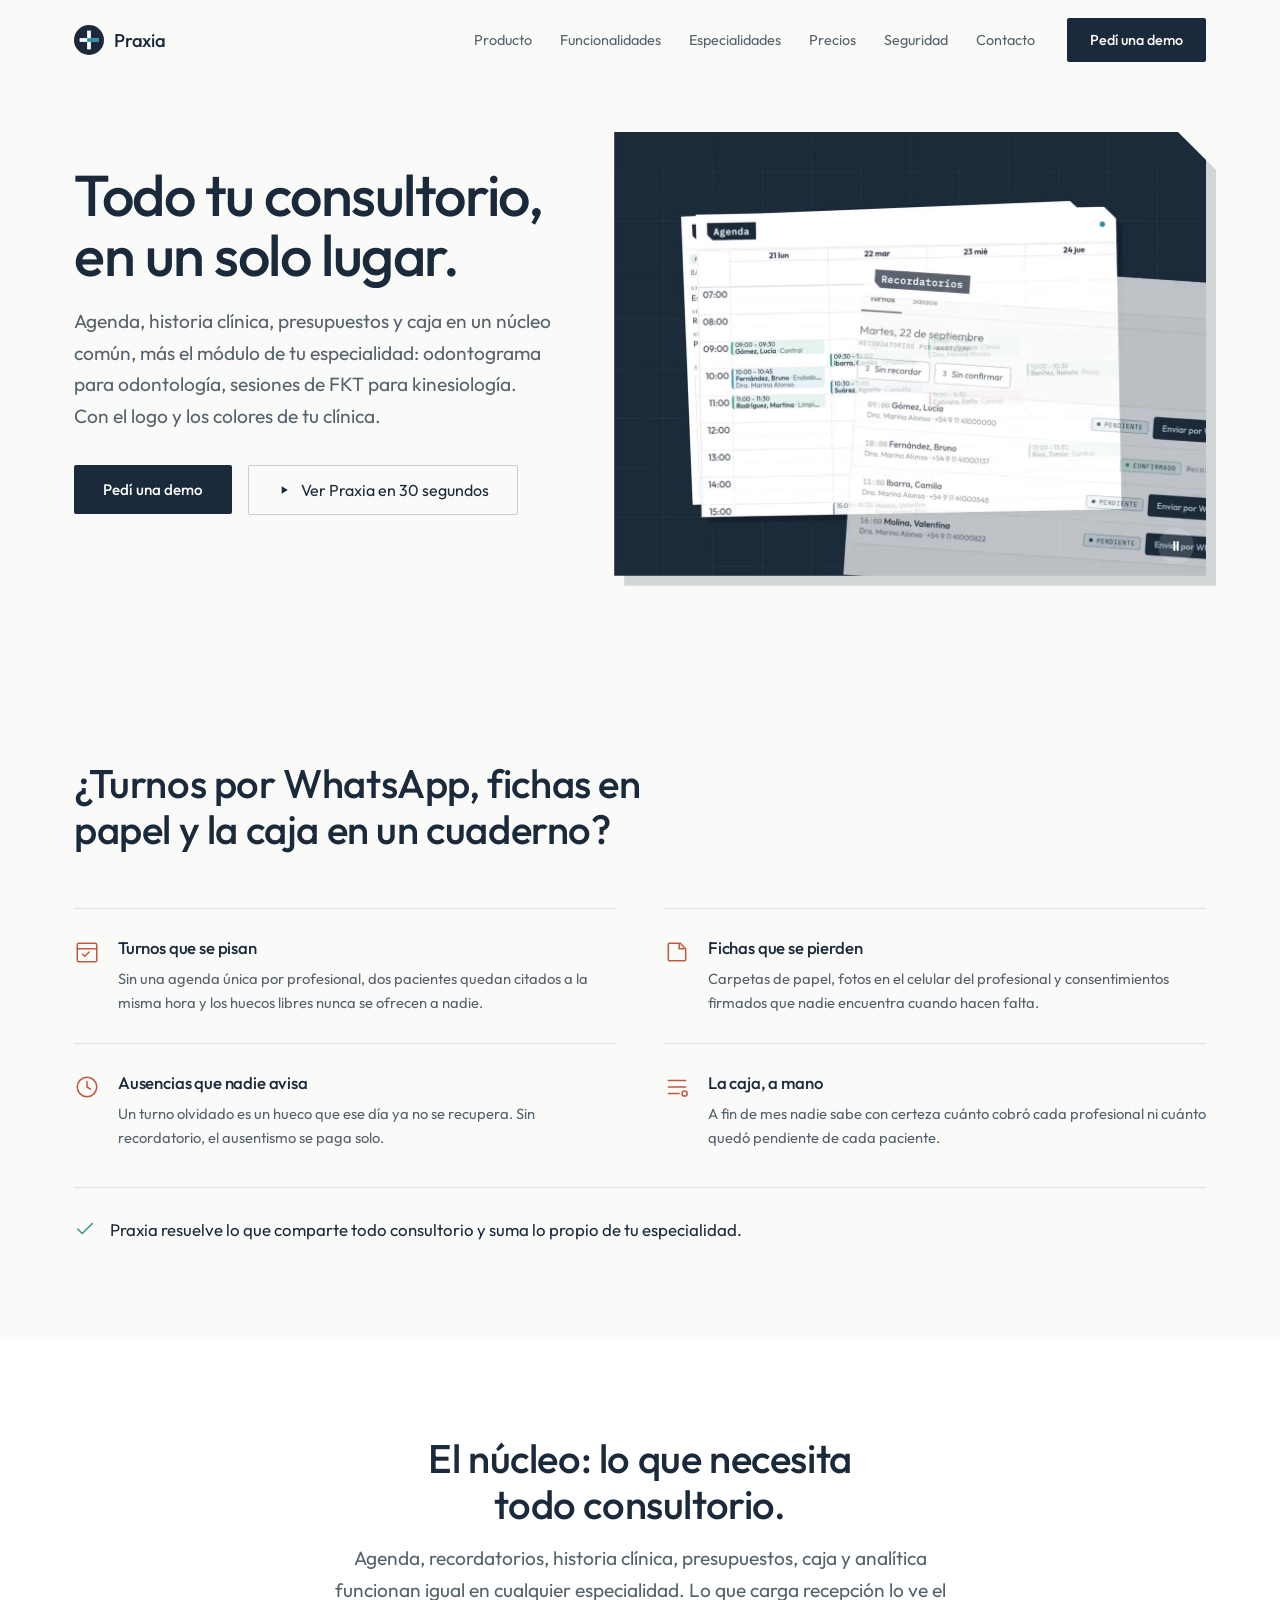
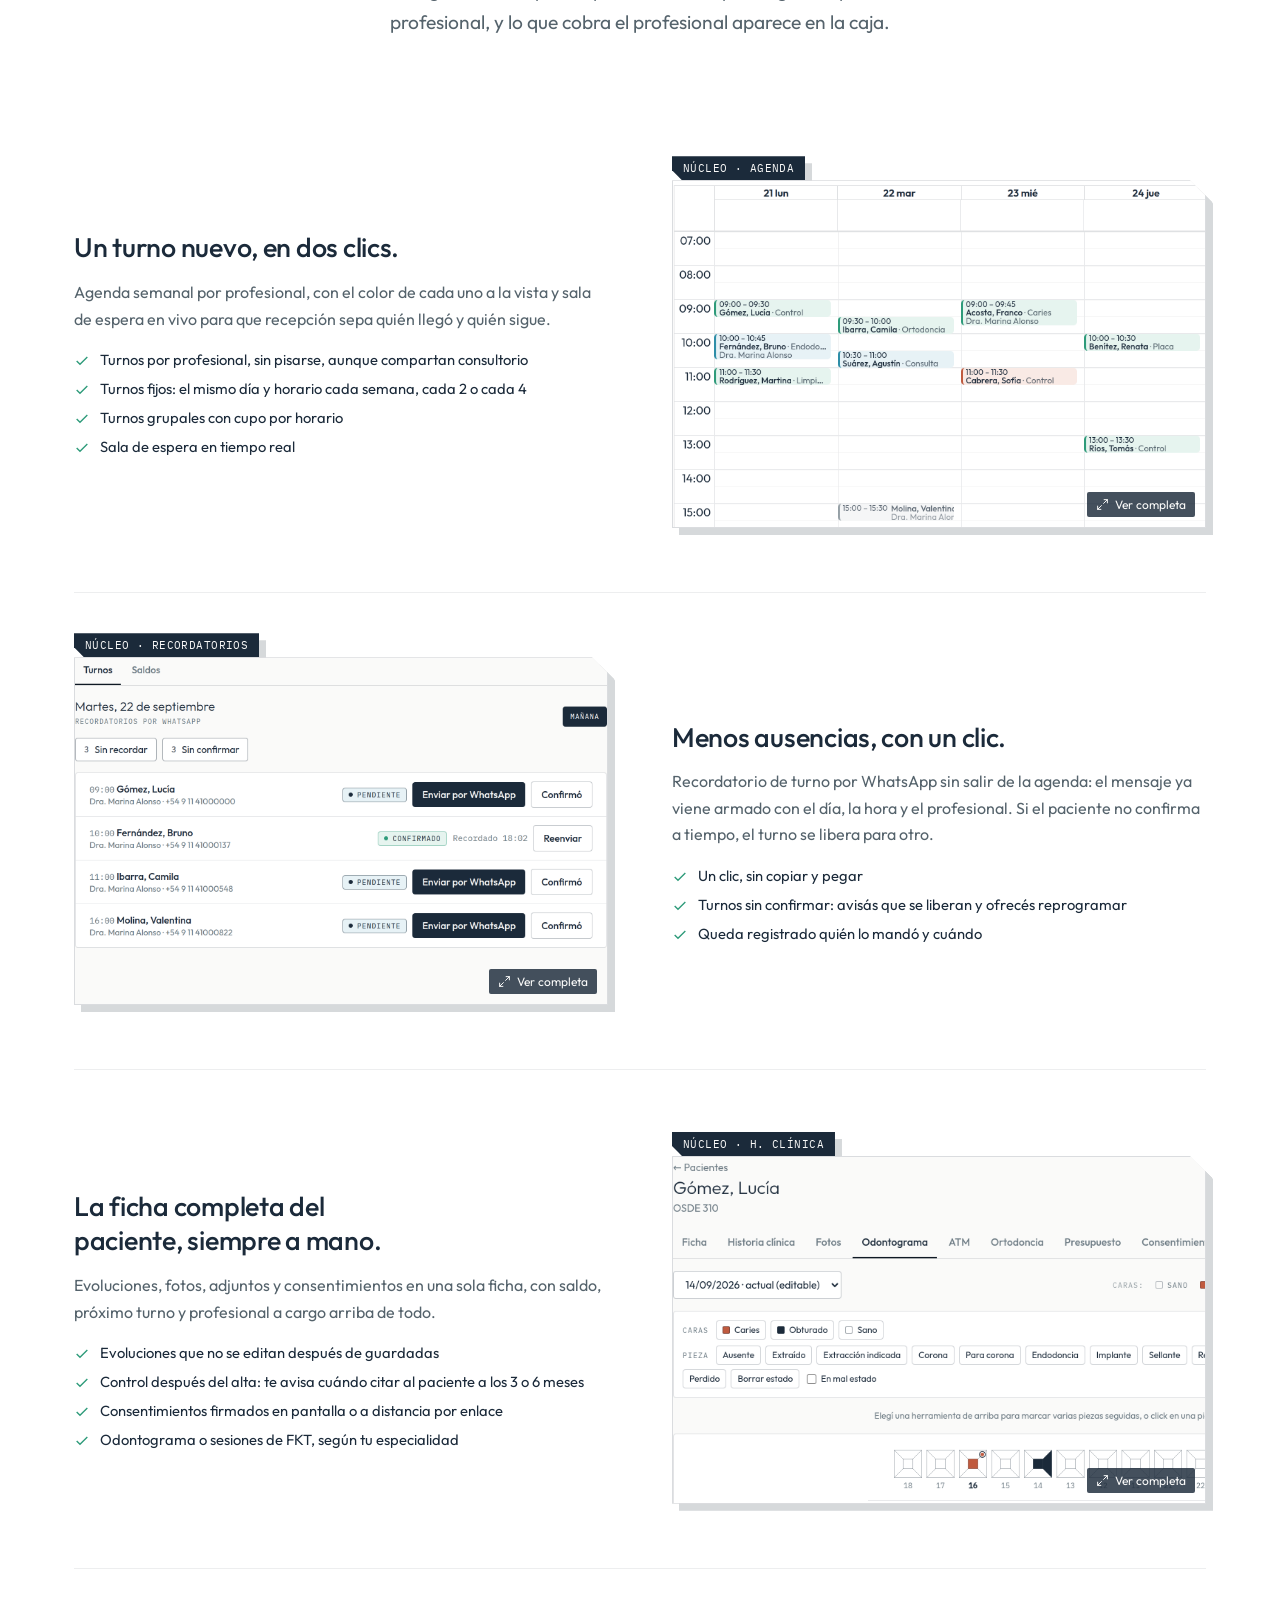
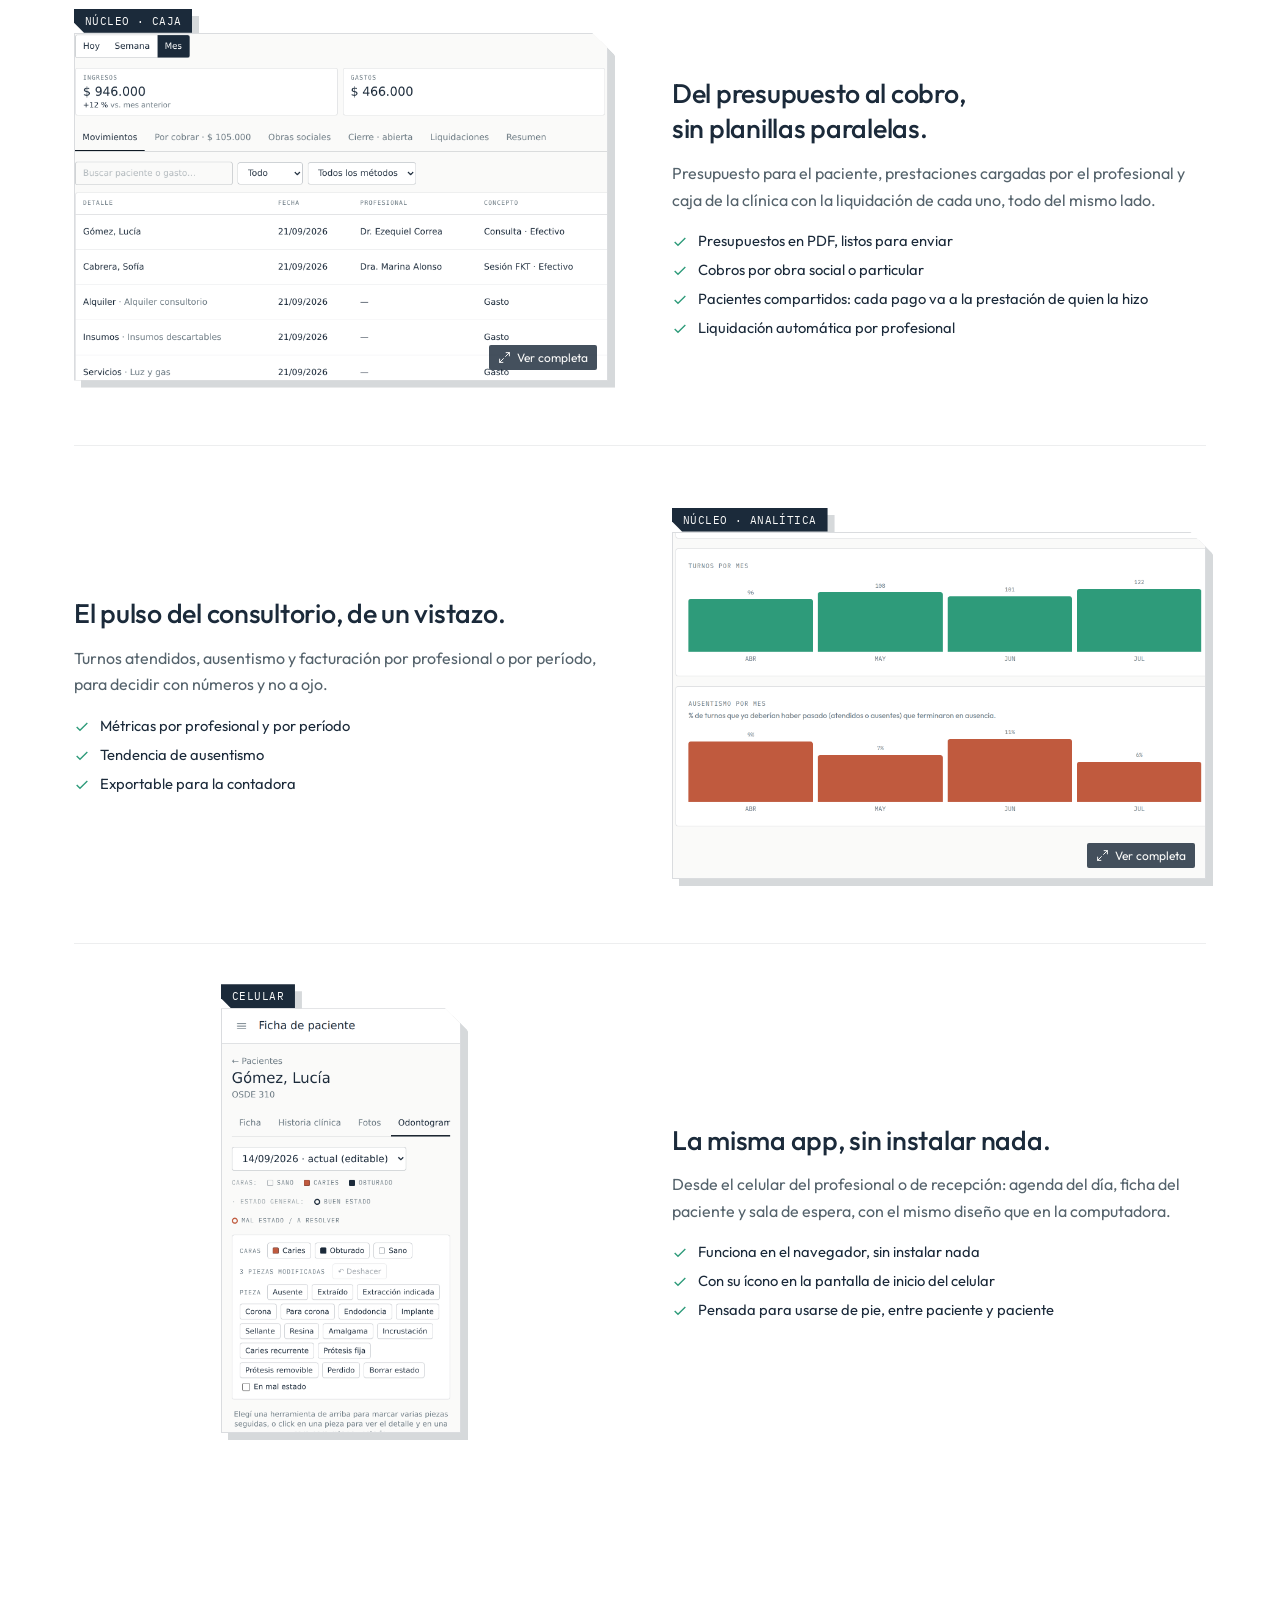
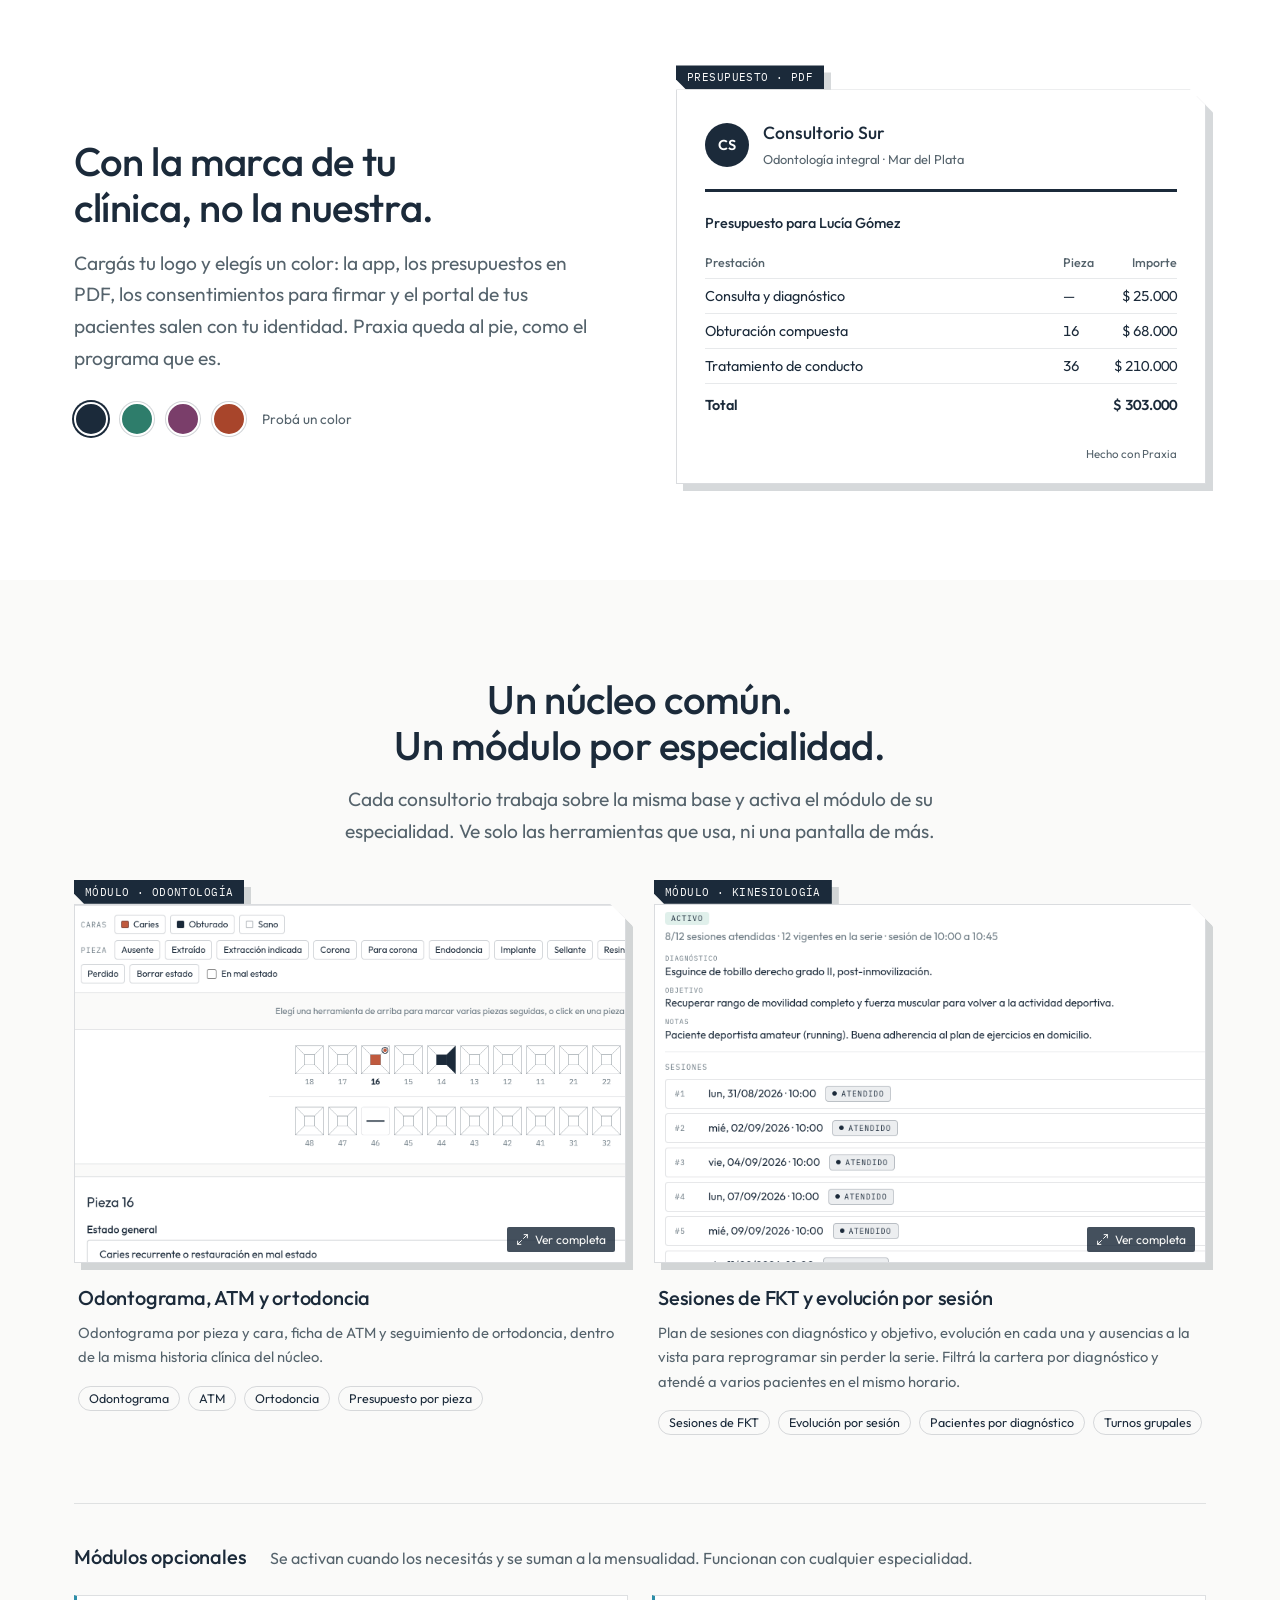
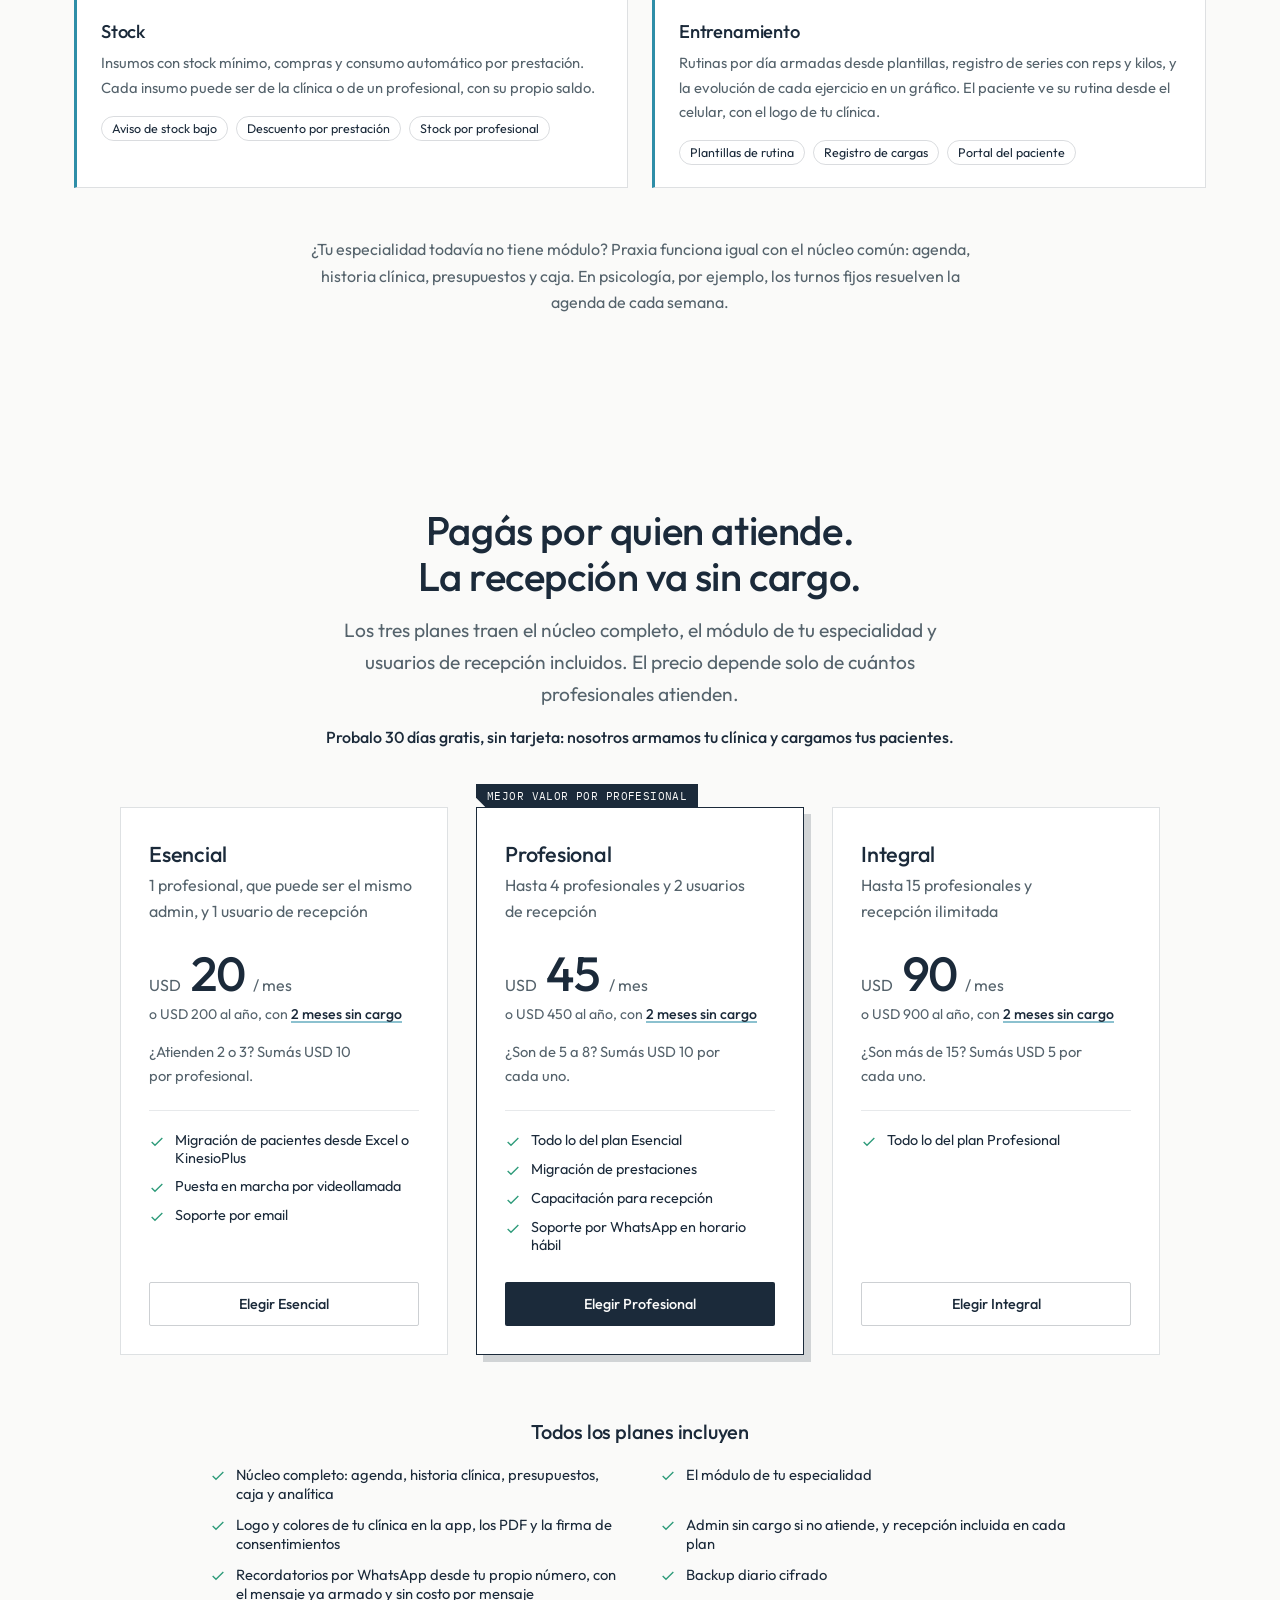
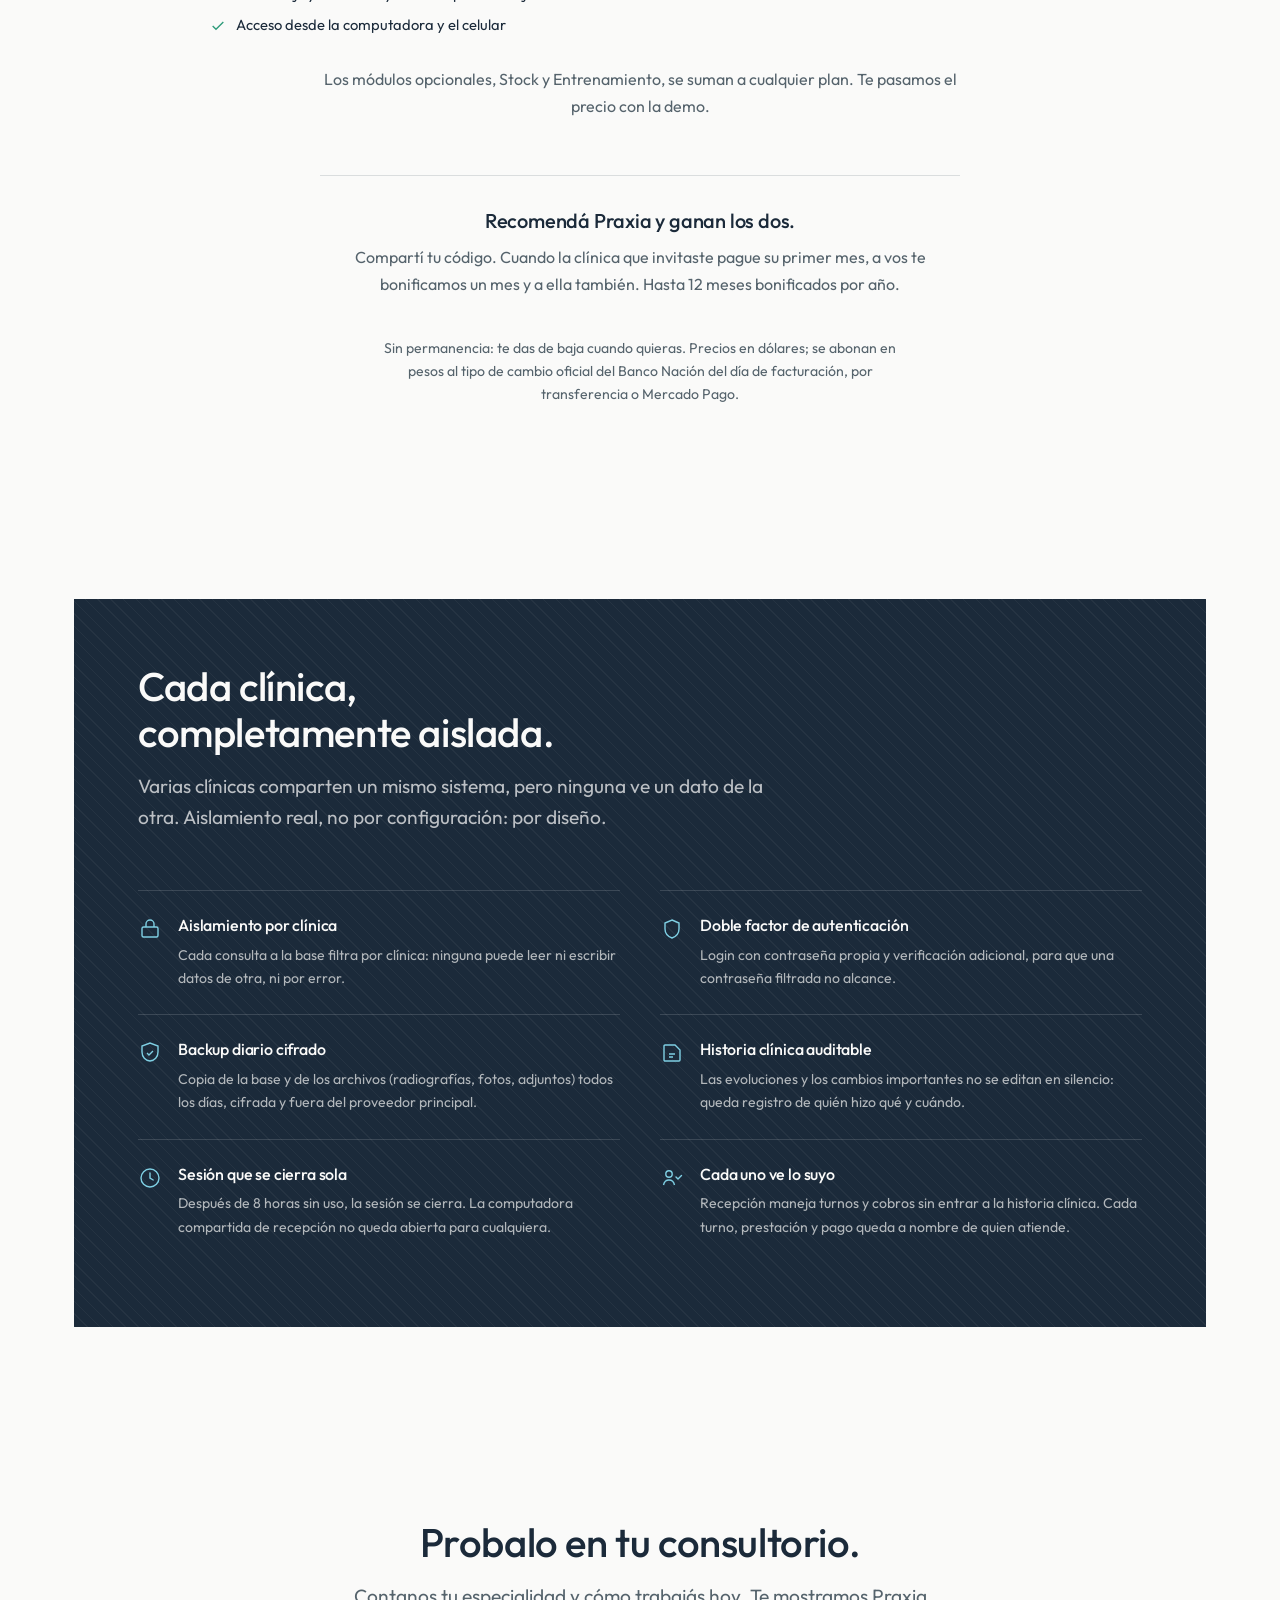
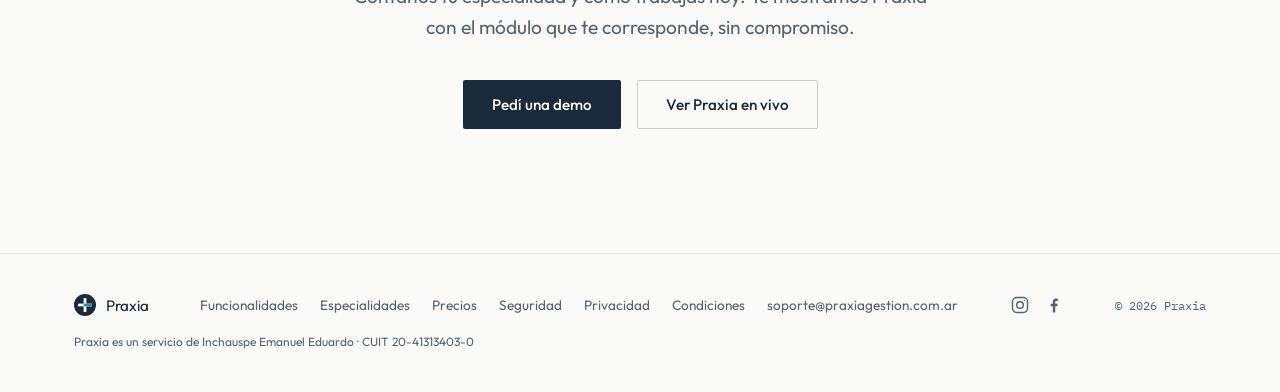
<file: index.html>
<!doctype html>
<html lang="es-AR">
<head>
  <!-- Mejora progresiva: el contenido ".reveal" es visible por defecto (ver
       style.css). Solo si este script corre agregamos la clase "js", que
       recién ahí habilita la animación de aparición vía IntersectionObserver
       (main.js). Así, sin JS (o si tarda/falla) el sitio se ve completo
       igual — nunca depende de JS para mostrar contenido, solo para animarlo. -->
  <script>
    document.documentElement.classList.add('js');
  </script>
  <meta charset="UTF-8" />
  <meta name="viewport" content="width=device-width, initial-scale=1" />
  <title>Praxia — Gestión para consultorios de odontología y kinesiología</title>
  <meta
    name="description"
    content="Praxia es el sistema de gestión para consultorios en Argentina: un núcleo común de agenda, historia clínica, presupuestos y caja, y un módulo propio para cada especialidad, odontología y kinesiología."
  />
  <meta name="theme-color" content="#1b2a3a" />

  <meta property="og:type" content="website" />
  <meta property="og:title" content="Praxia — Un núcleo común, un módulo por especialidad" />
  <meta
    property="og:description"
    content="Agenda, historia clínica, presupuestos y caja en un núcleo común, más el módulo de tu especialidad: odontograma para odontología, sesiones de FKT para kinesiología."
  />
  <meta property="og:image" content="assets/img/praxia-icon.svg" />
  <meta name="twitter:card" content="summary" />

  <link rel="icon" type="image/svg+xml" href="assets/img/favicon.svg" />
  <link rel="preconnect" href="https://fonts.googleapis.com" />
  <link rel="preconnect" href="https://fonts.gstatic.com" crossorigin />
  <link
    href="https://fonts.googleapis.com/css2?family=Outfit:wght@300;400;500;600;700&family=IBM+Plex+Mono:wght@400;500&display=swap"
    rel="stylesheet"
  />
  <link rel="stylesheet" href="assets/css/style.css?v=20261026c" />
  <script src="assets/js/pixel.js?v=20261026b"></script>
  <script src="assets/js/origen.js?v=20261026b"></script>
</head>
<body>
  <!-- ==================== HEADER ==================== -->
  <header class="site-header" id="site-header">
    <div class="container">
      <a href="#top" class="brand">
        <img src="assets/img/praxia-icon.svg" alt="" width="30" height="30" />
        Praxia
      </a>

      <button class="nav-toggle" id="nav-toggle" aria-label="Abrir menú" aria-expanded="false" aria-controls="main-nav">
        <svg viewBox="0 0 24 24" fill="none" stroke="currentColor" stroke-width="1.8">
          <path d="M4 7h16M4 12h16M4 17h16" stroke-linecap="round" />
        </svg>
      </button>

      <nav class="main-nav" id="main-nav">
        <div class="nav-links">
          <a href="#producto">Producto</a>
          <a href="#funcionalidades">Funcionalidades</a>
          <a href="#especialidades">Especialidades</a>
          <a href="#precios">Precios</a>
          <a href="#seguridad">Seguridad</a>
          <a href="#contacto">Contacto</a>
        </div>
        <a class="btn btn-primary" href="demo.html">Pedí una demo</a>
      </nav>
    </div>
  </header>

  <main id="top">
    <!-- ==================== HERO ==================== -->
    <section class="hero" id="producto">
      <div class="container hero-grid">
        <div class="hero-copy">
          <h1>Todo tu consultorio,<br />en un solo lugar.</h1>
          <p class="lede">
            Agenda, historia clínica, presupuestos y caja en un núcleo común, más el módulo de tu
            especialidad: odontograma para odontología, sesiones de FKT para kinesiología. Con el logo
            y los colores de tu clínica.
          </p>
          <div class="hero-ctas">
            <a class="btn btn-primary btn-lg" href="demo.html">
              Pedí una demo
            </a>
            <button type="button" class="btn btn-secondary btn-lg btn-play" id="video-open" aria-haspopup="dialog">
              <svg viewBox="0 0 24 24" aria-hidden="true"><path d="M8 5.5v13l10.5-6.5z" fill="currentColor"/></svg>
              Ver Praxia en 30 segundos
            </button>
          </div>
        </div>
        <div class="hero-reel">
          <video
            class="hero-video"
            autoplay
            muted
            loop
            playsinline
            preload="auto"
            width="1200"
            height="900"
            poster="assets/video/hero-poster.jpg"
            aria-label="Fichas de la app de Praxia que se apilan: agenda, recordatorios por WhatsApp, historia clínica, odontograma y sesiones de kinesiología."
          >
            <source src="assets/video/hero-mobile.mp4" type="video/mp4" media="(max-width: 760px)" />
            <source src="assets/video/hero.mp4" type="video/mp4" />
          </video>
          <button type="button" class="hero-pause" id="hero-pause" aria-label="Pausar animación">
            <svg class="i-pause" viewBox="0 0 24 24" aria-hidden="true"><path d="M8 5h3v14H8zM13 5h3v14h-3z" fill="currentColor"/></svg>
            <svg class="i-play" viewBox="0 0 24 24" aria-hidden="true"><path d="M8 5.5v13l10.5-6.5z" fill="currentColor"/></svg>
          </button>
        </div>
      </div>
    </section>

    <!-- ==================== DOLOR / GANCHO ==================== -->
    <section>
      <div class="container">
        <div class="section-head reveal">
          <h2>¿Turnos por WhatsApp, fichas en papel y la caja en un cuaderno?</h2>
        </div>

        <div class="pain-list reveal reveal-stagger">
          <div class="pain-item" style="--i:0">
            <svg class="icon" viewBox="0 0 24 24" fill="none" stroke="currentColor" stroke-width="1.4"><rect x="3" y="4" width="18" height="17" rx="1.5"/><path d="M3 9h18" stroke-linecap="round"/><path d="M8 14l2 2 4-4" stroke-linecap="round" stroke-linejoin="round"/></svg>
            <div>
              <h3>Turnos que se pisan</h3>
              <p>Sin una agenda única por profesional, dos pacientes quedan citados a la misma hora y los huecos libres nunca se ofrecen a nadie.</p>
            </div>
          </div>
          <div class="pain-item" style="--i:1">
            <svg class="icon" viewBox="0 0 24 24" fill="none" stroke="currentColor" stroke-width="1.4"><path d="M4 19V5a1 1 0 011-1h10l5 5v10a1 1 0 01-1 1H5a1 1 0 01-1-1z"/><path d="M14 4v5h5" /></svg>
            <div>
              <h3>Fichas que se pierden</h3>
              <p>Carpetas de papel, fotos en el celular del profesional y consentimientos firmados que nadie encuentra cuando hacen falta.</p>
            </div>
          </div>
          <div class="pain-item" style="--i:2">
            <svg class="icon" viewBox="0 0 24 24" fill="none" stroke="currentColor" stroke-width="1.4"><circle cx="12" cy="12" r="9"/><path d="M12 7v5l3.2 2" stroke-linecap="round"/></svg>
            <div>
              <h3>Ausencias que nadie avisa</h3>
              <p>Un turno olvidado es un hueco que ese día ya no se recupera. Sin recordatorio, el ausentismo se paga solo.</p>
            </div>
          </div>
          <div class="pain-item" style="--i:3">
            <svg class="icon" viewBox="0 0 24 24" fill="none" stroke="currentColor" stroke-width="1.4"><path d="M4 6h16M4 12h16M4 18h10" stroke-linecap="round"/><circle cx="19" cy="18" r="2.4"/></svg>
            <div>
              <h3>La caja, a mano</h3>
              <p>A fin de mes nadie sabe con certeza cuánto cobró cada profesional ni cuánto quedó pendiente de cada paciente.</p>
            </div>
          </div>
        </div>

        <p class="pain-resolve reveal">
          <svg viewBox="0 0 24 24" fill="none" stroke="currentColor" stroke-width="1.6"><path d="M20 6L9 17l-5-5" stroke-linecap="round" stroke-linejoin="round"/></svg>
          Praxia resuelve lo que comparte todo consultorio y suma lo propio de tu especialidad.
        </p>
      </div>
    </section>

    <!-- ==================== FUNCIONALIDADES ==================== -->
    <section id="funcionalidades" style="background:var(--color-white)">
      <div class="container">
        <div class="section-head center reveal">
          <h2>El núcleo: lo que necesita todo consultorio.</h2>
          <p class="lede">Agenda, recordatorios, historia clínica, presupuestos, caja y analítica funcionan igual en cualquier especialidad. Lo que carga recepción lo ve el profesional, y lo que cobra el profesional aparece en la caja.</p>
        </div>

        <div class="feature-rows">
          <!-- Agenda -->
          <div class="feature-row reveal">
            <div class="feature-copy">
              <h3>Un turno nuevo, en dos clics.</h3>
              <p>Agenda semanal por profesional, con el color de cada uno a la vista y sala de espera en vivo para que recepción sepa quién llegó y quién sigue.</p>
              <ul class="feature-list">
                <li><svg viewBox="0 0 24 24" fill="none" stroke="currentColor" stroke-width="2"><path d="M20 6L9 17l-5-5"/></svg> Turnos por profesional, sin pisarse, aunque compartan consultorio</li>
                <li><svg viewBox="0 0 24 24" fill="none" stroke="currentColor" stroke-width="2"><path d="M20 6L9 17l-5-5"/></svg> Turnos fijos: el mismo día y horario cada semana, cada 2 o cada 4</li>
                <li><svg viewBox="0 0 24 24" fill="none" stroke="currentColor" stroke-width="2"><path d="M20 6L9 17l-5-5"/></svg> Turnos grupales con cupo por horario</li>
                <li><svg viewBox="0 0 24 24" fill="none" stroke="currentColor" stroke-width="2"><path d="M20 6L9 17l-5-5"/></svg> Sala de espera en tiempo real</li>
              </ul>
            </div>
            <div class="ficha">
              <span class="ficha-tag">NÚCLEO · AGENDA</span>
              <div class="ficha-shape">
                <button type="button" class="shot-wrap shot-zoom" data-full="assets/img/screenshots/agenda.png" aria-label="Ver pantalla completa: Vista de la agenda semanal de Praxia">
                  <img class="shot" src="assets/img/screenshots/recortes/agenda.png" alt="Vista de la agenda semanal de Praxia" loading="lazy" />
                  <div class="shot-placeholder" aria-hidden="true"><svg viewBox="0 0 24 24" fill="none" stroke="currentColor" stroke-width="1.4"><rect x="3" y="4" width="18" height="17" rx="1.5"/><path d="M3 9h18M8 3v3M16 3v3"/></svg></div>
                  <span class="zoom-hint" aria-hidden="true"><svg viewBox="0 0 24 24" fill="none" stroke="currentColor" stroke-width="1.8"><path d="M15 3h6v6M9 21H3v-6M21 3l-7 7M3 21l7-7" stroke-linecap="round" stroke-linejoin="round"/></svg> Ver completa</span>
                </button>
              </div>
            </div>
          </div>

          <!-- Recordatorios -->
          <div class="feature-row reverse reveal">
            <div class="feature-copy">
              <h3>Menos ausencias, con un clic.</h3>
              <p>Recordatorio de turno por WhatsApp sin salir de la agenda: el mensaje ya viene armado con el día, la hora y el profesional. Si el paciente no confirma a tiempo, el turno se libera para otro.</p>
              <ul class="feature-list">
                <li><svg viewBox="0 0 24 24" fill="none" stroke="currentColor" stroke-width="2"><path d="M20 6L9 17l-5-5"/></svg> Un clic, sin copiar y pegar</li>
                <li><svg viewBox="0 0 24 24" fill="none" stroke="currentColor" stroke-width="2"><path d="M20 6L9 17l-5-5"/></svg> Turnos sin confirmar: avisás que se liberan y ofrecés reprogramar</li>
                <li><svg viewBox="0 0 24 24" fill="none" stroke="currentColor" stroke-width="2"><path d="M20 6L9 17l-5-5"/></svg> Queda registrado quién lo mandó y cuándo</li>
              </ul>
            </div>
            <div class="ficha">
              <span class="ficha-tag">NÚCLEO · RECORDATORIOS</span>
              <div class="ficha-shape">
                <button type="button" class="shot-wrap shot-zoom" data-full="assets/img/screenshots/recordatorios.png" aria-label="Ver pantalla completa: Recordatorio de turno por WhatsApp en Praxia">
                  <img class="shot" src="assets/img/screenshots/recortes/recordatorios.png" alt="Recordatorio de turno por WhatsApp en Praxia" loading="lazy" />
                  <div class="shot-placeholder" aria-hidden="true"><svg viewBox="0 0 24 24" fill="none" stroke="currentColor" stroke-width="1.4"><path d="M21 11.5a8.5 8.5 0 01-12.4 7.55L4 20l1.05-4.42A8.5 8.5 0 1121 11.5z"/></svg></div>
                  <span class="zoom-hint" aria-hidden="true"><svg viewBox="0 0 24 24" fill="none" stroke="currentColor" stroke-width="1.8"><path d="M15 3h6v6M9 21H3v-6M21 3l-7 7M3 21l7-7" stroke-linecap="round" stroke-linejoin="round"/></svg> Ver completa</span>
                </button>
              </div>
            </div>
          </div>

          <!-- Historia clínica -->
          <div class="feature-row reveal">
            <div class="feature-copy">
              <h3>La ficha completa del paciente, siempre a mano.</h3>
              <p>Evoluciones, fotos, adjuntos y consentimientos en una sola ficha, con saldo, próximo turno y profesional a cargo arriba de todo.</p>
              <ul class="feature-list">
                <li><svg viewBox="0 0 24 24" fill="none" stroke="currentColor" stroke-width="2"><path d="M20 6L9 17l-5-5"/></svg> Evoluciones que no se editan después de guardadas</li>
                <li><svg viewBox="0 0 24 24" fill="none" stroke="currentColor" stroke-width="2"><path d="M20 6L9 17l-5-5"/></svg> Control después del alta: te avisa cuándo citar al paciente a los 3 o 6 meses</li>
                <li><svg viewBox="0 0 24 24" fill="none" stroke="currentColor" stroke-width="2"><path d="M20 6L9 17l-5-5"/></svg> Consentimientos firmados en pantalla o a distancia por enlace</li>
                <li><svg viewBox="0 0 24 24" fill="none" stroke="currentColor" stroke-width="2"><path d="M20 6L9 17l-5-5"/></svg> Odontograma o sesiones de FKT, según tu especialidad</li>
              </ul>
            </div>
            <div class="ficha">
              <span class="ficha-tag">NÚCLEO · H. CLÍNICA</span>
              <div class="ficha-shape">
                <button type="button" class="shot-wrap shot-zoom" data-full="assets/img/screenshots/ficha-odontograma.png" aria-label="Ver pantalla completa: Ficha de paciente con odontograma en Praxia">
                  <img class="shot" src="assets/img/screenshots/recortes/historia-clinica.png" alt="Ficha de paciente con odontograma en Praxia" loading="lazy" />
                  <div class="shot-placeholder" aria-hidden="true"><svg viewBox="0 0 24 24" fill="none" stroke="currentColor" stroke-width="1.4"><path d="M4 19V5a1 1 0 011-1h10l5 5v10a1 1 0 01-1 1H5a1 1 0 01-1-1z"/><path d="M14 4v5h5"/></svg></div>
                  <span class="zoom-hint" aria-hidden="true"><svg viewBox="0 0 24 24" fill="none" stroke="currentColor" stroke-width="1.8"><path d="M15 3h6v6M9 21H3v-6M21 3l-7 7M3 21l7-7" stroke-linecap="round" stroke-linejoin="round"/></svg> Ver completa</span>
                </button>
              </div>
            </div>
          </div>

          <!-- Presupuestos y caja -->
          <div class="feature-row reverse reveal">
            <div class="feature-copy">
              <h3>Del presupuesto al cobro, sin planillas paralelas.</h3>
              <p>Presupuesto para el paciente, prestaciones cargadas por el profesional y caja de la clínica con la liquidación de cada uno, todo del mismo lado.</p>
              <ul class="feature-list">
                <li><svg viewBox="0 0 24 24" fill="none" stroke="currentColor" stroke-width="2"><path d="M20 6L9 17l-5-5"/></svg> Presupuestos en PDF, listos para enviar</li>
                <li><svg viewBox="0 0 24 24" fill="none" stroke="currentColor" stroke-width="2"><path d="M20 6L9 17l-5-5"/></svg> Cobros por obra social o particular</li>
                <li><svg viewBox="0 0 24 24" fill="none" stroke="currentColor" stroke-width="2"><path d="M20 6L9 17l-5-5"/></svg> Pacientes compartidos: cada pago va a la prestación de quien la hizo</li>
                <li><svg viewBox="0 0 24 24" fill="none" stroke="currentColor" stroke-width="2"><path d="M20 6L9 17l-5-5"/></svg> Liquidación automática por profesional</li>
              </ul>
            </div>
            <div class="ficha">
              <span class="ficha-tag">NÚCLEO · CAJA</span>
              <div class="ficha-shape">
                <button type="button" class="shot-wrap shot-zoom" data-full="assets/img/screenshots/caja.png" aria-label="Ver pantalla completa: Caja de la clínica en Praxia">
                  <img class="shot" src="assets/img/screenshots/recortes/caja.png" alt="Caja de la clínica en Praxia" loading="lazy" />
                  <div class="shot-placeholder" aria-hidden="true"><svg viewBox="0 0 24 24" fill="none" stroke="currentColor" stroke-width="1.4"><rect x="2.5" y="6" width="19" height="13" rx="1.5"/><circle cx="12" cy="12.5" r="3"/></svg></div>
                  <span class="zoom-hint" aria-hidden="true"><svg viewBox="0 0 24 24" fill="none" stroke="currentColor" stroke-width="1.8"><path d="M15 3h6v6M9 21H3v-6M21 3l-7 7M3 21l7-7" stroke-linecap="round" stroke-linejoin="round"/></svg> Ver completa</span>
                </button>
              </div>
            </div>
          </div>

          <!-- Analítica -->
          <div class="feature-row reveal">
            <div class="feature-copy">
              <h3>El pulso del consultorio, de un vistazo.</h3>
              <p>Turnos atendidos, ausentismo y facturación por profesional o por período, para decidir con números y no a ojo.</p>
              <ul class="feature-list">
                <li><svg viewBox="0 0 24 24" fill="none" stroke="currentColor" stroke-width="2"><path d="M20 6L9 17l-5-5"/></svg> Métricas por profesional y por período</li>
                <li><svg viewBox="0 0 24 24" fill="none" stroke="currentColor" stroke-width="2"><path d="M20 6L9 17l-5-5"/></svg> Tendencia de ausentismo</li>
                <li><svg viewBox="0 0 24 24" fill="none" stroke="currentColor" stroke-width="2"><path d="M20 6L9 17l-5-5"/></svg> Exportable para la contadora</li>
              </ul>
            </div>
            <div class="ficha">
              <span class="ficha-tag">NÚCLEO · ANALÍTICA</span>
              <div class="ficha-shape">
                <button type="button" class="shot-wrap shot-zoom" data-full="assets/img/screenshots/analitica.png" aria-label="Ver pantalla completa: Panel de analítica de Praxia">
                  <img class="shot" src="assets/img/screenshots/recortes/analitica.png" alt="Panel de analítica de Praxia" loading="lazy" />
                  <div class="shot-placeholder" aria-hidden="true"><svg viewBox="0 0 24 24" fill="none" stroke="currentColor" stroke-width="1.4"><path d="M4 19V5M4 19h16"/><path d="M8 15l3-4 3 2 4-6" stroke-linecap="round" stroke-linejoin="round"/></svg></div>
                  <span class="zoom-hint" aria-hidden="true"><svg viewBox="0 0 24 24" fill="none" stroke="currentColor" stroke-width="1.8"><path d="M15 3h6v6M9 21H3v-6M21 3l-7 7M3 21l7-7" stroke-linecap="round" stroke-linejoin="round"/></svg> Ver completa</span>
                </button>
              </div>
            </div>
          </div>

          <!-- Mobile -->
          <div class="feature-row reverse reveal">
            <div class="feature-copy">
              <h3>La misma app, sin instalar nada.</h3>
              <p>Desde el celular del profesional o de recepción: agenda del día, ficha del paciente y sala de espera, con el mismo diseño que en la computadora.</p>
              <ul class="feature-list">
                <li><svg viewBox="0 0 24 24" fill="none" stroke="currentColor" stroke-width="2"><path d="M20 6L9 17l-5-5"/></svg> Funciona en el navegador, sin instalar nada</li>
                <li><svg viewBox="0 0 24 24" fill="none" stroke="currentColor" stroke-width="2"><path d="M20 6L9 17l-5-5"/></svg> Con su ícono en la pantalla de inicio del celular</li>
                <li><svg viewBox="0 0 24 24" fill="none" stroke="currentColor" stroke-width="2"><path d="M20 6L9 17l-5-5"/></svg> Pensada para usarse de pie, entre paciente y paciente</li>
              </ul>
            </div>
            <div class="ficha ficha-phone">
              <span class="ficha-tag">CELULAR</span>
              <div class="ficha-shape">
                <div class="shot-wrap">
                  <img class="shot" src="assets/img/screenshots/mobile-ficha.png" alt="Ficha de paciente de Praxia en el celular" loading="lazy" />
                  <div class="shot-placeholder" aria-hidden="true"><svg viewBox="0 0 24 24" fill="none" stroke="currentColor" stroke-width="1.4"><rect x="5" y="2" width="14" height="20" rx="2"/></svg></div>
                </div>
              </div>
            </div>
          </div>
        </div>
      </div>
    </section>

    <!-- ==================== MARCA DE LA CLÍNICA ==================== -->
    <section id="tu-marca" class="brand-band">
      <div class="container brand-grid">
        <div class="brand-copy reveal">
          <h2>Con la marca de tu clínica, no la nuestra.</h2>
          <p class="lede">Cargás tu logo y elegís un color: la app, los presupuestos en PDF, los consentimientos para firmar y el portal de tus pacientes salen con tu identidad. Praxia queda al pie, como el programa que es.</p>
          <div class="swatches" role="radiogroup" aria-label="Probá un color de clínica">
            <button type="button" class="swatch" role="radio" aria-checked="true" style="--sw:#1b2a3a" data-color="#1b2a3a" aria-label="Tinta"></button>
            <button type="button" class="swatch" role="radio" aria-checked="false" style="--sw:#2e7d6b" data-color="#2e7d6b" aria-label="Verde"></button>
            <button type="button" class="swatch" role="radio" aria-checked="false" style="--sw:#7a3e6a" data-color="#7a3e6a" aria-label="Ciruela"></button>
            <button type="button" class="swatch" role="radio" aria-checked="false" style="--sw:#a8452b" data-color="#a8452b" aria-label="Ladrillo"></button>
            <span class="swatch-hint">Probá un color</span>
          </div>
        </div>
        <div class="ficha brand-doc reveal" id="brand-doc" style="--clinic:#1b2a3a">
          <span class="ficha-tag">PRESUPUESTO · PDF</span>
          <div class="ficha-shape">
            <div class="doc">
              <div class="doc-head">
                <span class="doc-logo" aria-hidden="true">CS</span>
                <div>
                  <p class="doc-clinic">Consultorio Sur</p>
                  <p class="doc-meta">Odontología integral · Mar del Plata</p>
                </div>
              </div>
              <p class="doc-title">Presupuesto para Lucía Gómez</p>
              <table class="doc-table">
                <thead><tr><th scope="col">Prestación</th><th scope="col">Pieza</th><th scope="col">Importe</th></tr></thead>
                <tbody>
                  <tr><td>Consulta y diagnóstico</td><td>—</td><td>$ 25.000</td></tr>
                  <tr><td>Obturación compuesta</td><td>16</td><td>$ 68.000</td></tr>
                  <tr><td>Tratamiento de conducto</td><td>36</td><td>$ 210.000</td></tr>
                </tbody>
                <tfoot><tr><th scope="row" colspan="2">Total</th><td>$ 303.000</td></tr></tfoot>
              </table>
              <p class="doc-foot">Hecho con Praxia</p>
            </div>
          </div>
        </div>
      </div>
    </section>

    <!-- ==================== ESPECIALIDADES ==================== -->
    <section id="especialidades">
      <div class="container">
        <div class="section-head center reveal">
          <h2>Un núcleo común.<br />Un módulo por especialidad.</h2>
          <p class="lede">Cada consultorio trabaja sobre la misma base y activa el módulo de su especialidad. Ve solo las herramientas que usa, ni una pantalla de más.</p>
        </div>

        <div class="specialty-grid reveal reveal-stagger">
          <div class="specialty-card" style="--i:0">
            <div class="ficha">
              <span class="ficha-tag">MÓDULO · ODONTOLOGÍA</span>
              <div class="ficha-shape">
                <button type="button" class="shot-wrap shot-zoom" data-full="assets/img/screenshots/ficha-odontograma.png" aria-label="Ver pantalla completa: Odontograma de un paciente en Praxia">
                  <img class="shot" src="assets/img/screenshots/recortes/odontograma.png" alt="Odontograma de un paciente en Praxia" loading="lazy" />
                  <div class="shot-placeholder" aria-hidden="true"><svg viewBox="0 0 24 24" fill="none" stroke="currentColor" stroke-width="1.4"><path d="M4 19V5a1 1 0 011-1h10l5 5v10a1 1 0 01-1 1H5a1 1 0 01-1-1z"/></svg></div>
                  <span class="zoom-hint" aria-hidden="true"><svg viewBox="0 0 24 24" fill="none" stroke="currentColor" stroke-width="1.8"><path d="M15 3h6v6M9 21H3v-6M21 3l-7 7M3 21l7-7" stroke-linecap="round" stroke-linejoin="round"/></svg> Ver completa</span>
                </button>
              </div>
            </div>
            <div class="body">
              <h3>Odontograma, ATM y ortodoncia</h3>
              <p>Odontograma por pieza y cara, ficha de ATM y seguimiento de ortodoncia, dentro de la misma historia clínica del núcleo.</p>
              <div class="chip-row">
                <span class="chip">Odontograma</span>
                <span class="chip">ATM</span>
                <span class="chip">Ortodoncia</span>
                <span class="chip">Presupuesto por pieza</span>
              </div>
            </div>
          </div>

          <div class="specialty-card" style="--i:1">
            <div class="ficha">
              <span class="ficha-tag">MÓDULO · KINESIOLOGÍA</span>
              <div class="ficha-shape">
                <button type="button" class="shot-wrap shot-zoom" data-full="assets/img/screenshots/ficha-fkt.png" aria-label="Ver pantalla completa: Módulo de kinesiología (FKT) en Praxia">
                  <img class="shot" src="assets/img/screenshots/recortes/fkt.png" alt="Módulo de kinesiología (FKT) en Praxia" loading="lazy" />
                  <div class="shot-placeholder" aria-hidden="true"><svg viewBox="0 0 24 24" fill="none" stroke="currentColor" stroke-width="1.4"><circle cx="12" cy="12" r="9"/><path d="M8 12h8M12 8v8"/></svg></div>
                  <span class="zoom-hint" aria-hidden="true"><svg viewBox="0 0 24 24" fill="none" stroke="currentColor" stroke-width="1.8"><path d="M15 3h6v6M9 21H3v-6M21 3l-7 7M3 21l7-7" stroke-linecap="round" stroke-linejoin="round"/></svg> Ver completa</span>
                </button>
              </div>
            </div>
            <div class="body">
              <h3>Sesiones de FKT y evolución por sesión</h3>
              <p>Plan de sesiones con diagnóstico y objetivo, evolución en cada una y ausencias a la vista para reprogramar sin perder la serie. Filtrá la cartera por diagnóstico y atendé a varios pacientes en el mismo horario.</p>
              <div class="chip-row">
                <span class="chip">Sesiones de FKT</span>
                <span class="chip">Evolución por sesión</span>
                <span class="chip">Pacientes por diagnóstico</span>
                <span class="chip">Turnos grupales</span>
              </div>
            </div>
          </div>
        </div>

        <div class="addons reveal">
          <div class="addons-head">
            <h3>Módulos opcionales</h3>
            <p>Se activan cuando los necesitás y se suman a la mensualidad. Funcionan con cualquier especialidad.</p>
          </div>
          <div class="addon-grid">
            <article class="addon">
              <h4>Stock</h4>
              <p>Insumos con stock mínimo, compras y consumo automático por prestación. Cada insumo puede ser de la clínica o de un profesional, con su propio saldo.</p>
              <div class="chip-row">
                <span class="chip">Aviso de stock bajo</span>
                <span class="chip">Descuento por prestación</span>
                <span class="chip">Stock por profesional</span>
              </div>
            </article>
            <article class="addon">
              <h4>Entrenamiento</h4>
              <p>Rutinas por día armadas desde plantillas, registro de series con reps y kilos, y la evolución de cada ejercicio en un gráfico. El paciente ve su rutina desde el celular, con el logo de tu clínica.</p>
              <div class="chip-row">
                <span class="chip">Plantillas de rutina</span>
                <span class="chip">Registro de cargas</span>
                <span class="chip">Portal del paciente</span>
              </div>
            </article>
          </div>
        </div>

        <p class="specialty-note reveal">¿Tu especialidad todavía no tiene módulo? Praxia funciona igual con el núcleo común: agenda, historia clínica, presupuestos y caja. En psicología, por ejemplo, los turnos fijos resuelven la agenda de cada semana.</p>
      </div>
    </section>

    <!-- ==================== PRECIOS ==================== -->
    <section id="precios">
      <div class="container">
        <div class="section-head center reveal">
          <h2>Pagás por quien atiende.<br />La recepción va sin cargo.</h2>
          <p class="lede">Los tres planes traen el núcleo completo, el módulo de tu especialidad y usuarios de recepción incluidos. El precio depende solo de cuántos profesionales atienden.</p>
          <p class="pricing-trial">Probalo 30 días gratis, sin tarjeta: nosotros armamos tu clínica y cargamos tus pacientes.</p>
        </div>

        <div class="pricing reveal">
          <article class="plan">
            <h3>Esencial</h3>
            <p class="plan-for">1 profesional, que puede ser el mismo admin, y 1 usuario de recepción</p>
            <p class="plan-price"><span class="plan-currency">USD</span> 20 <span class="plan-per">/ mes</span></p>
            <p class="plan-annual">o USD 200 al año, con <strong>2 meses sin cargo</strong></p>
            <p class="plan-note">¿Atienden 2 o 3? Sumás USD 10 por profesional.</p>
            <ul class="feature-list plan-services">
              <li><svg viewBox="0 0 24 24" fill="none" stroke="currentColor" stroke-width="2"><path d="M20 6L9 17l-5-5"/></svg> Migración de pacientes desde Excel o KinesioPlus</li>
              <li><svg viewBox="0 0 24 24" fill="none" stroke="currentColor" stroke-width="2"><path d="M20 6L9 17l-5-5"/></svg> Puesta en marcha por videollamada</li>
              <li><svg viewBox="0 0 24 24" fill="none" stroke="currentColor" stroke-width="2"><path d="M20 6L9 17l-5-5"/></svg> Soporte por email</li>
            </ul>
            <a class="btn btn-secondary" href="demo.html?plan=esencial">Elegir Esencial</a>
          </article>

          <article class="plan plan-featured">
            <span class="ficha-tag">MEJOR VALOR POR PROFESIONAL</span>
            <h3>Profesional</h3>
            <p class="plan-for">Hasta 4 profesionales y 2 usuarios de recepción</p>
            <p class="plan-price"><span class="plan-currency">USD</span> 45 <span class="plan-per">/ mes</span></p>
            <p class="plan-annual">o USD 450 al año, con <strong>2 meses sin cargo</strong></p>
            <p class="plan-note">¿Son de 5 a 8? Sumás USD 10 por cada uno.</p>
            <ul class="feature-list plan-services">
              <li><svg viewBox="0 0 24 24" fill="none" stroke="currentColor" stroke-width="2"><path d="M20 6L9 17l-5-5"/></svg> Todo lo del plan Esencial</li>
              <li><svg viewBox="0 0 24 24" fill="none" stroke="currentColor" stroke-width="2"><path d="M20 6L9 17l-5-5"/></svg> Migración de prestaciones</li>
              <li><svg viewBox="0 0 24 24" fill="none" stroke="currentColor" stroke-width="2"><path d="M20 6L9 17l-5-5"/></svg> Capacitación para recepción</li>
              <li><svg viewBox="0 0 24 24" fill="none" stroke="currentColor" stroke-width="2"><path d="M20 6L9 17l-5-5"/></svg> Soporte por WhatsApp en horario hábil</li>
            </ul>
            <a class="btn btn-primary" href="demo.html?plan=profesional">Elegir Profesional</a>
          </article>

          <article class="plan">
            <h3>Integral</h3>
            <p class="plan-for">Hasta 15 profesionales y recepción ilimitada</p>
            <p class="plan-price"><span class="plan-currency">USD</span> 90 <span class="plan-per">/ mes</span></p>
            <p class="plan-annual">o USD 900 al año, con <strong>2 meses sin cargo</strong></p>
            <p class="plan-note">¿Son más de 15? Sumás USD 5 por cada uno.</p>
            <ul class="feature-list plan-services">
              <li><svg viewBox="0 0 24 24" fill="none" stroke="currentColor" stroke-width="2"><path d="M20 6L9 17l-5-5"/></svg> Todo lo del plan Profesional</li>
            </ul>
            <a class="btn btn-secondary" href="demo.html?plan=integral">Elegir Integral</a>
          </article>
        </div>

        <div class="plan-includes reveal">
          <h3>Todos los planes incluyen</h3>
          <ul class="feature-list">
            <li><svg viewBox="0 0 24 24" fill="none" stroke="currentColor" stroke-width="2"><path d="M20 6L9 17l-5-5"/></svg> Núcleo completo: agenda, historia clínica, presupuestos, caja y analítica</li>
            <li><svg viewBox="0 0 24 24" fill="none" stroke="currentColor" stroke-width="2"><path d="M20 6L9 17l-5-5"/></svg> El módulo de tu especialidad</li>
            <li><svg viewBox="0 0 24 24" fill="none" stroke="currentColor" stroke-width="2"><path d="M20 6L9 17l-5-5"/></svg> Logo y colores de tu clínica en la app, los PDF y la firma de consentimientos</li>
            <li><svg viewBox="0 0 24 24" fill="none" stroke="currentColor" stroke-width="2"><path d="M20 6L9 17l-5-5"/></svg> Admin sin cargo si no atiende, y recepción incluida en cada plan</li>
            <li><svg viewBox="0 0 24 24" fill="none" stroke="currentColor" stroke-width="2"><path d="M20 6L9 17l-5-5"/></svg> Recordatorios por WhatsApp desde tu propio número, con el mensaje ya armado y sin costo por mensaje</li>
            <li><svg viewBox="0 0 24 24" fill="none" stroke="currentColor" stroke-width="2"><path d="M20 6L9 17l-5-5"/></svg> Backup diario cifrado</li>
            <li><svg viewBox="0 0 24 24" fill="none" stroke="currentColor" stroke-width="2"><path d="M20 6L9 17l-5-5"/></svg> Acceso desde la computadora y el celular</li>
          </ul>
        </div>

        <p class="addons-price reveal">Los módulos opcionales, Stock y Entrenamiento, se suman a cualquier plan. Te pasamos el precio con la demo.</p>

        <div class="referral reveal">
          <h3>Recomendá Praxia y ganan los dos.</h3>
          <p>Compartí tu código. Cuando la clínica que invitaste pague su primer mes, a vos te bonificamos un mes y a ella también. Hasta 12 meses bonificados por año.</p>
        </div>

        <p class="pricing-fine">Sin permanencia: te das de baja cuando quieras. Precios en dólares; se abonan en pesos al tipo de cambio oficial del Banco Nación del día de facturación, por transferencia o Mercado Pago.</p>
      </div>
    </section>

    <!-- ==================== SEGURIDAD ==================== -->
    <section id="seguridad">
      <div class="container">
        <div class="security-wrap">
          <div class="section-head reveal">
            <h2>Cada clínica, completamente aislada.</h2>
            <p class="lede">Varias clínicas comparten un mismo sistema, pero ninguna ve un dato de la otra. Aislamiento real, no por configuración: por diseño.</p>
          </div>

          <div class="security-list reveal reveal-stagger">
            <div class="security-item" style="--i:0">
              <svg class="icon" viewBox="0 0 24 24" fill="none" stroke="currentColor" stroke-width="1.4"><rect x="4" y="10" width="16" height="10" rx="1.5"/><path d="M8 10V7a4 4 0 018 0v3"/></svg>
              <div>
                <h3>Aislamiento por clínica</h3>
                <p>Cada consulta a la base filtra por clínica: ninguna puede leer ni escribir datos de otra, ni por error.</p>
              </div>
            </div>
            <div class="security-item" style="--i:1">
              <svg class="icon" viewBox="0 0 24 24" fill="none" stroke="currentColor" stroke-width="1.4"><path d="M12 3l7 3v6c0 4.5-3 7.5-7 9-4-1.5-7-4.5-7-9V6l7-3z"/></svg>
              <div>
                <h3>Doble factor de autenticación</h3>
                <p>Login con contraseña propia y verificación adicional, para que una contraseña filtrada no alcance.</p>
              </div>
            </div>
            <div class="security-item" style="--i:2">
              <svg class="icon" viewBox="0 0 24 24" fill="none" stroke="currentColor" stroke-width="1.4"><path d="M4 5v6c0 5 3.5 8.5 8 9 4.5-.5 8-4 8-9V5l-8-3-8 3z"/><path d="M9 12l2 2 4-4"/></svg>
              <div>
                <h3>Backup diario cifrado</h3>
                <p>Copia de la base y de los archivos (radiografías, fotos, adjuntos) todos los días, cifrada y fuera del proveedor principal.</p>
              </div>
            </div>
            <div class="security-item" style="--i:3">
              <svg class="icon" viewBox="0 0 24 24" fill="none" stroke="currentColor" stroke-width="1.4"><path d="M4 19V5a1 1 0 011-1h10l5 5v10a1 1 0 01-1 1H5a1 1 0 01-1-1z"/><path d="M9 13h6M9 16h4"/></svg>
              <div>
                <h3>Historia clínica auditable</h3>
                <p>Las evoluciones y los cambios importantes no se editan en silencio: queda registro de quién hizo qué y cuándo.</p>
              </div>
            </div>
            <div class="security-item" style="--i:4">
              <svg class="icon" viewBox="0 0 24 24" fill="none" stroke="currentColor" stroke-width="1.4"><circle cx="12" cy="12" r="9"/><path d="M12 7v5l3.2 2" stroke-linecap="round"/></svg>
              <div>
                <h3>Sesión que se cierra sola</h3>
                <p>Después de 8 horas sin uso, la sesión se cierra. La computadora compartida de recepción no queda abierta para cualquiera.</p>
              </div>
            </div>
            <div class="security-item" style="--i:5">
              <svg class="icon" viewBox="0 0 24 24" fill="none" stroke="currentColor" stroke-width="1.4"><circle cx="9" cy="8" r="3.2"/><path d="M3.5 19c.6-3 2.8-5 5.5-5s4.9 2 5.5 5"/><path d="M16 11l2 2 3.5-3.5" stroke-linecap="round" stroke-linejoin="round"/></svg>
              <div>
                <h3>Cada uno ve lo suyo</h3>
                <p>Recepción maneja turnos y cobros sin entrar a la historia clínica. Cada turno, prestación y pago queda a nombre de quien atiende.</p>
              </div>
            </div>
          </div>
        </div>
      </div>
    </section>

    <!-- ==================== CTA FINAL ==================== -->
    <section id="contacto">
      <div class="container">
        <div class="cta-final reveal">
          <h2>Probalo en tu consultorio.</h2>
          <p class="lede">Contanos tu especialidad y cómo trabajás hoy. Te mostramos Praxia con el módulo que te corresponde, sin compromiso.</p>
          <div class="hero-ctas">
            <a class="btn btn-primary btn-lg" href="demo.html">Pedí una demo</a>
            <a class="btn btn-secondary btn-lg" href="https://app.praxiagestion.com.ar" target="_blank" rel="noreferrer">Ver Praxia en vivo</a>
          </div>
        </div>
      </div>
    </section>
  </main>

  <!-- ==================== FOOTER ==================== -->
  <footer class="site-footer">
    <div class="container">
      <a href="#top" class="footer-brand">
        <img src="assets/img/praxia-icon.svg" alt="" width="22" height="22" />
        Praxia
      </a>
      <nav class="footer-links">
        <a href="#funcionalidades">Funcionalidades</a>
        <a href="#especialidades">Especialidades</a>
        <a href="#precios">Precios</a>
        <a href="#seguridad">Seguridad</a>
        <a href="privacidad.html">Privacidad</a>
        <a href="terminos.html">Condiciones</a>
        <a href="mailto:soporte@praxiagestion.com.ar">soporte@praxiagestion.com.ar</a>
      </nav>
      <div class="footer-social">
        <a href="https://www.instagram.com/praxiagestion/" target="_blank" rel="noreferrer" aria-label="Praxia en Instagram">
          <svg viewBox="0 0 24 24" fill="none" stroke="currentColor" stroke-width="1.7"><rect x="3" y="3" width="18" height="18" rx="5"/><circle cx="12" cy="12" r="4"/><circle cx="17.5" cy="6.5" r="0.9" fill="currentColor" stroke="none"/></svg>
        </a>
        <a href="https://www.facebook.com/profile.php?id=61595106873965" target="_blank" rel="noreferrer" aria-label="Praxia en Facebook">
          <svg viewBox="0 0 24 24" fill="currentColor"><path d="M13.5 21v-7.5h2.5l.4-3h-2.9V8.6c0-.9.3-1.5 1.5-1.5h1.5V4.4c-.3 0-1.2-.1-2.2-.1-2.2 0-3.7 1.3-3.7 3.8v2.4H8v3h2.6V21h2.9z"/></svg>
        </a>
      </div>
      <span class="footer-meta">© <span id="year"></span> Praxia</span>
      <p class="footer-legal">Praxia es un servicio de Inchauspe Emanuel Eduardo · CUIT 20-41313403-0</p>
    </div>
  </footer>

  <dialog class="lightbox" id="lightbox" aria-label="Pantalla completa">
    <button type="button" class="lightbox-close" id="lightbox-close" aria-label="Cerrar">
      <svg viewBox="0 0 24 24" fill="none" stroke="currentColor" stroke-width="1.8"><path d="M6 6l12 12M18 6L6 18" stroke-linecap="round"/></svg>
    </button>
    <img class="lightbox-img" id="lightbox-img" alt="" />
  </dialog>

  <dialog class="lightbox video-box" id="video-box" aria-label="Praxia en 30 segundos">
    <button type="button" class="lightbox-close" id="video-close" aria-label="Cerrar">
      <svg viewBox="0 0 24 24" fill="none" stroke="currentColor" stroke-width="1.8"><path d="M6 6l12 12M18 6L6 18" stroke-linecap="round"/></svg>
    </button>
    <video class="video-full" id="video-full" controls playsinline preload="none" width="1280" height="720" poster="assets/video/praxia-30s-poster.jpg">
      <source src="assets/video/praxia-30s-vertical.mp4" type="video/mp4" media="(max-width: 760px)" />
      <source src="assets/video/praxia-30s.mp4" type="video/mp4" />
    </video>
  </dialog>

  <script src="assets/js/main.js?v=20261026b"></script>
</body>
</html>
</file>
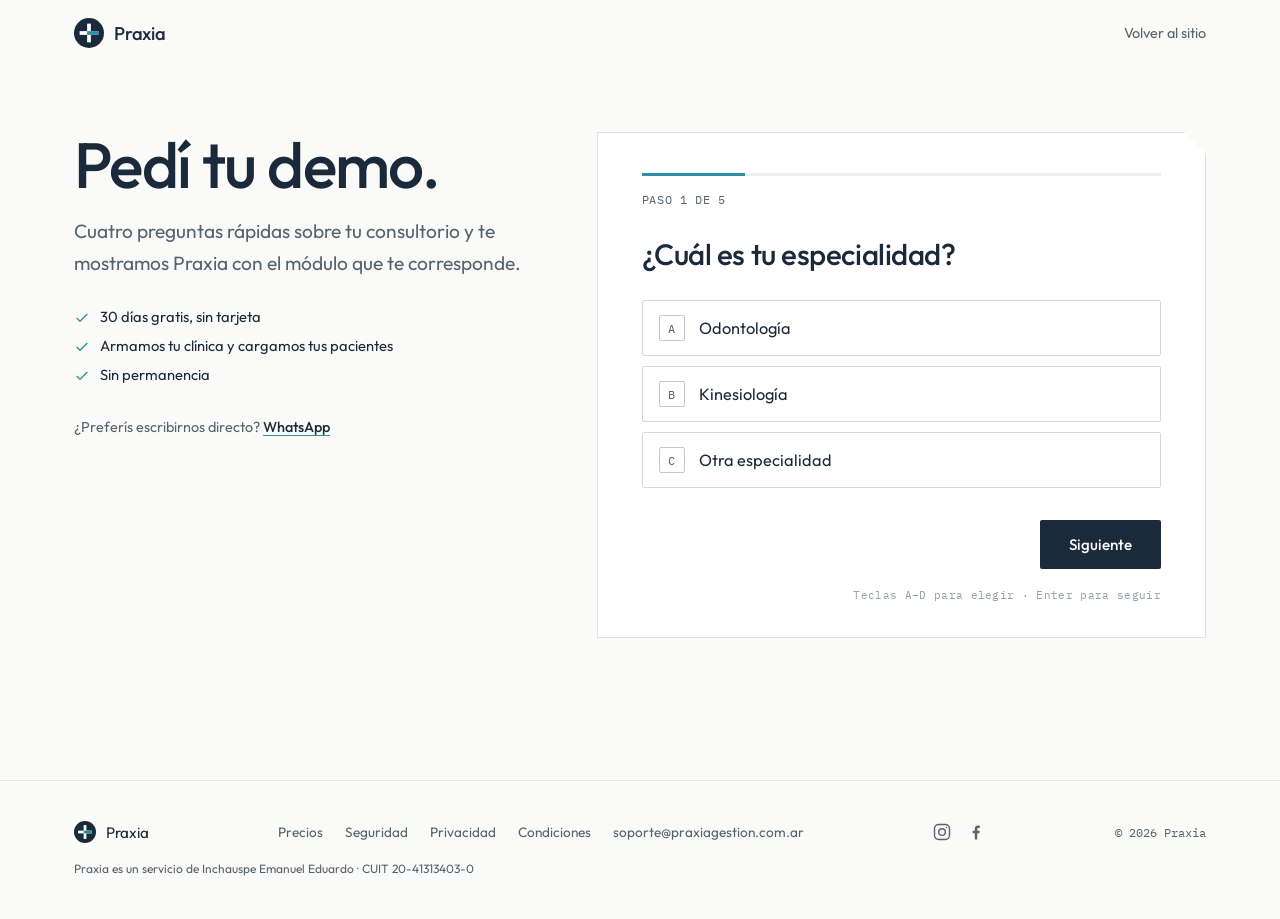
<file: demo.html>
<!doctype html>
<html lang="es-AR">
  <head>
    <script>
      document.documentElement.classList.add('js');
    </script>
    <meta charset="UTF-8" />
    <meta name="viewport" content="width=device-width, initial-scale=1" />
    <title>Pedí tu demo — Praxia</title>
    <meta
      name="description"
      content="Contanos cómo trabaja tu consultorio y te mostramos Praxia con el módulo de tu especialidad. 30 días gratis, sin tarjeta."
    />
    <meta name="theme-color" content="#1b2a3a" />
    <link rel="icon" type="image/svg+xml" href="assets/img/favicon.svg" />
    <link rel="preconnect" href="https://fonts.googleapis.com" />
    <link rel="preconnect" href="https://fonts.gstatic.com" crossorigin />
    <link
      href="https://fonts.googleapis.com/css2?family=Outfit:wght@300;400;500;600;700&family=IBM+Plex+Mono:wght@400;500&display=swap"
      rel="stylesheet"
    />
    <link rel="stylesheet" href="assets/css/style.css?v=20261026c" />
    <script src="assets/js/pixel.js?v=20261026b"></script>
    <script src="assets/js/origen.js?v=20261026b"></script>
    <link rel="stylesheet" href="assets/css/demo.css?v=20261026b" />
  </head>
  <body>
    <header class="site-header" id="site-header">
      <div class="container">
        <a href="index.html" class="brand">
          <img src="assets/img/praxia-icon.svg" alt="" width="30" height="30" />
          Praxia
        </a>
        <a class="back-link" href="index.html">Volver al sitio</a>
      </div>
    </header>

    <main class="lead-page">
      <div class="container lead-grid">
        <aside class="lead-aside">
          <h1>Pedí tu demo.</h1>
          <p class="lede">
            Cuatro preguntas rápidas sobre tu consultorio y te mostramos Praxia con el módulo que te
            corresponde.
          </p>
          <ul class="feature-list">
            <li><svg viewBox="0 0 24 24" fill="none" stroke="currentColor" stroke-width="2"><path d="M20 6L9 17l-5-5"/></svg> 30 días gratis, sin tarjeta</li>
            <li><svg viewBox="0 0 24 24" fill="none" stroke="currentColor" stroke-width="2"><path d="M20 6L9 17l-5-5"/></svg> Armamos tu clínica y cargamos tus pacientes</li>
            <li><svg viewBox="0 0 24 24" fill="none" stroke="currentColor" stroke-width="2"><path d="M20 6L9 17l-5-5"/></svg> Sin permanencia</li>
          </ul>
          <p class="lead-alt">
            ¿Preferís escribirnos directo?
            <a href="https://wa.me/message/32RX4Y3TNNZ4O1" target="_blank" rel="noreferrer">WhatsApp</a>
          </p>
        </aside>

        <form id="lead-form" class="lead-form" action="lead.php" method="post" novalidate>
          <div class="lead-progress" aria-hidden="true"><span id="lead-progress-bar"></span></div>
          <p class="lead-count" id="lead-count" aria-live="polite"></p>

          <fieldset class="step" data-step="especialidad">
            <legend>¿Cuál es tu especialidad?</legend>
            <div class="options">
              <label class="option"><input type="radio" name="especialidad" value="odontologia" required /><span class="option-key">A</span><span class="option-text">Odontología</span></label>
              <label class="option"><input type="radio" name="especialidad" value="kinesiologia" /><span class="option-key">B</span><span class="option-text">Kinesiología</span></label>
              <label class="option"><input type="radio" name="especialidad" value="otra" /><span class="option-key">C</span><span class="option-text">Otra especialidad</span></label>
            </div>
            <div class="field field-other" id="field-otra">
              <label for="especialidad_otra">¿Cuál?</label>
              <input type="text" id="especialidad_otra" name="especialidad_otra" maxlength="60" placeholder="Ej.: nutrición, psicología, clínica médica" />
            </div>
          </fieldset>

          <fieldset class="step" data-step="profesionales">
            <legend>¿Cuántos profesionales atienden pacientes?</legend>
            <p class="step-hint">Recepción no cuenta: va incluida en todos los planes.</p>
            <div class="options">
              <label class="option"><input type="radio" name="profesionales" value="1" required /><span class="option-key">A</span><span class="option-text">Solo yo</span></label>
              <label class="option"><input type="radio" name="profesionales" value="2-4" /><span class="option-key">B</span><span class="option-text">De 2 a 4</span></label>
              <label class="option"><input type="radio" name="profesionales" value="5-8" /><span class="option-key">C</span><span class="option-text">De 5 a 8</span></label>
              <label class="option"><input type="radio" name="profesionales" value="9+" /><span class="option-key">D</span><span class="option-text">9 o más</span></label>
            </div>
          </fieldset>

          <fieldset class="step" data-step="hoy">
            <legend>¿Cómo organizan hoy turnos y fichas?</legend>
            <div class="options">
              <label class="option"><input type="radio" name="hoy" value="papel" required /><span class="option-key">A</span><span class="option-text">Agenda y fichas en papel</span></label>
              <label class="option"><input type="radio" name="hoy" value="planilla" /><span class="option-key">B</span><span class="option-text">Excel o Google Sheets</span></label>
              <label class="option"><input type="radio" name="hoy" value="whatsapp" /><span class="option-key">C</span><span class="option-text">WhatsApp y memoria</span></label>
              <label class="option"><input type="radio" name="hoy" value="sistema" /><span class="option-key">D</span><span class="option-text">Ya uso otro sistema</span></label>
            </div>
          </fieldset>

          <fieldset class="step" data-step="cuando">
            <legend>¿Cuándo te gustaría empezar?</legend>
            <div class="options">
              <label class="option"><input type="radio" name="cuando" value="ya" required /><span class="option-key">A</span><span class="option-text">Lo antes posible</span></label>
              <label class="option"><input type="radio" name="cuando" value="mes" /><span class="option-key">B</span><span class="option-text">Dentro de este mes</span></label>
              <label class="option"><input type="radio" name="cuando" value="meses" /><span class="option-key">C</span><span class="option-text">En los próximos meses</span></label>
              <label class="option"><input type="radio" name="cuando" value="mirando" /><span class="option-key">D</span><span class="option-text">Por ahora, solo estoy mirando</span></label>
            </div>
          </fieldset>

          <fieldset class="step" data-step="datos">
            <legend>¿A quién le escribimos?</legend>
            <p class="step-hint">Te contactamos por WhatsApp en horario hábil.</p>
            <div class="fields">
              <div class="field">
                <label for="nombre">Nombre y apellido</label>
                <input type="text" id="nombre" name="nombre" autocomplete="name" maxlength="80" required />
              </div>
              <div class="field">
                <label for="consultorio">Consultorio o clínica</label>
                <input type="text" id="consultorio" name="consultorio" autocomplete="organization" maxlength="80" required />
              </div>
              <div class="field">
                <label for="ciudad">Ciudad</label>
                <input type="text" id="ciudad" name="ciudad" autocomplete="address-level2" maxlength="60" required />
              </div>
              <div class="field">
                <label for="whatsapp">WhatsApp</label>
                <input type="tel" id="whatsapp" name="whatsapp" autocomplete="tel" inputmode="tel" maxlength="30" placeholder="Ej.: 11 2345 6789" required />
              </div>
              <div class="field field-wide">
                <label for="email">Email <span class="optional">(opcional)</span></label>
                <input type="email" id="email" name="email" autocomplete="email" maxlength="120" />
              </div>
              <!-- Trampa para bots: invisible para personas, los bots la completan. -->
              <div class="field-trap" aria-hidden="true">
                <label for="website">No completar</label>
                <input type="text" id="website" name="website" tabindex="-1" autocomplete="off" />
              </div>
            </div>
            <p class="privacy-note">Usamos estos datos solo para contactarte por Praxia y para medir nuestros anuncios en Meta. No los vendemos. <a href="privacidad.html" target="_blank">Política de privacidad</a>.</p>
          </fieldset>

          <p class="lead-error" id="lead-error" role="alert"></p>

          <div class="lead-nav">
            <button type="button" class="btn btn-secondary" id="lead-back">Atrás</button>
            <button type="submit" class="btn btn-primary btn-lg" id="lead-next">Enviar</button>
          </div>
          <p class="lead-hint-keys" aria-hidden="true">Teclas A–D para elegir · Enter para seguir</p>
        </form>
      </div>
    </main>

    <footer class="site-footer">
      <div class="container">
        <a href="index.html" class="footer-brand">
          <img src="assets/img/praxia-icon.svg" alt="" width="22" height="22" />
          Praxia
        </a>
        <nav class="footer-links">
          <a href="index.html#precios">Precios</a>
          <a href="index.html#seguridad">Seguridad</a>
          <a href="privacidad.html">Privacidad</a>
          <a href="terminos.html">Condiciones</a>
          <a href="mailto:soporte@praxiagestion.com.ar">soporte@praxiagestion.com.ar</a>
        </nav>
        <div class="footer-social">
          <a href="https://www.instagram.com/praxiagestion/" target="_blank" rel="noreferrer" aria-label="Praxia en Instagram">
            <svg viewBox="0 0 24 24" fill="none" stroke="currentColor" stroke-width="1.7"><rect x="3" y="3" width="18" height="18" rx="5"/><circle cx="12" cy="12" r="4"/><circle cx="17.5" cy="6.5" r="0.9" fill="currentColor" stroke="none"/></svg>
          </a>
          <a href="https://www.facebook.com/profile.php?id=61595106873965" target="_blank" rel="noreferrer" aria-label="Praxia en Facebook">
            <svg viewBox="0 0 24 24" fill="currentColor"><path d="M13.5 21v-7.5h2.5l.4-3h-2.9V8.6c0-.9.3-1.5 1.5-1.5h1.5V4.4c-.3 0-1.2-.1-2.2-.1-2.2 0-3.7 1.3-3.7 3.8v2.4H8v3h2.6V21h2.9z"/></svg>
          </a>
        </div>
        <span class="footer-meta">© <span id="year"></span> Praxia</span>
        <p class="footer-legal">Praxia es un servicio de Inchauspe Emanuel Eduardo · CUIT 20-41313403-0</p>
      </div>
    </footer>

    <script src="assets/js/main.js?v=20261026b" defer></script>
    <script src="assets/js/demo.js?v=20261026b" defer></script>
  </body>
</html>
</file>
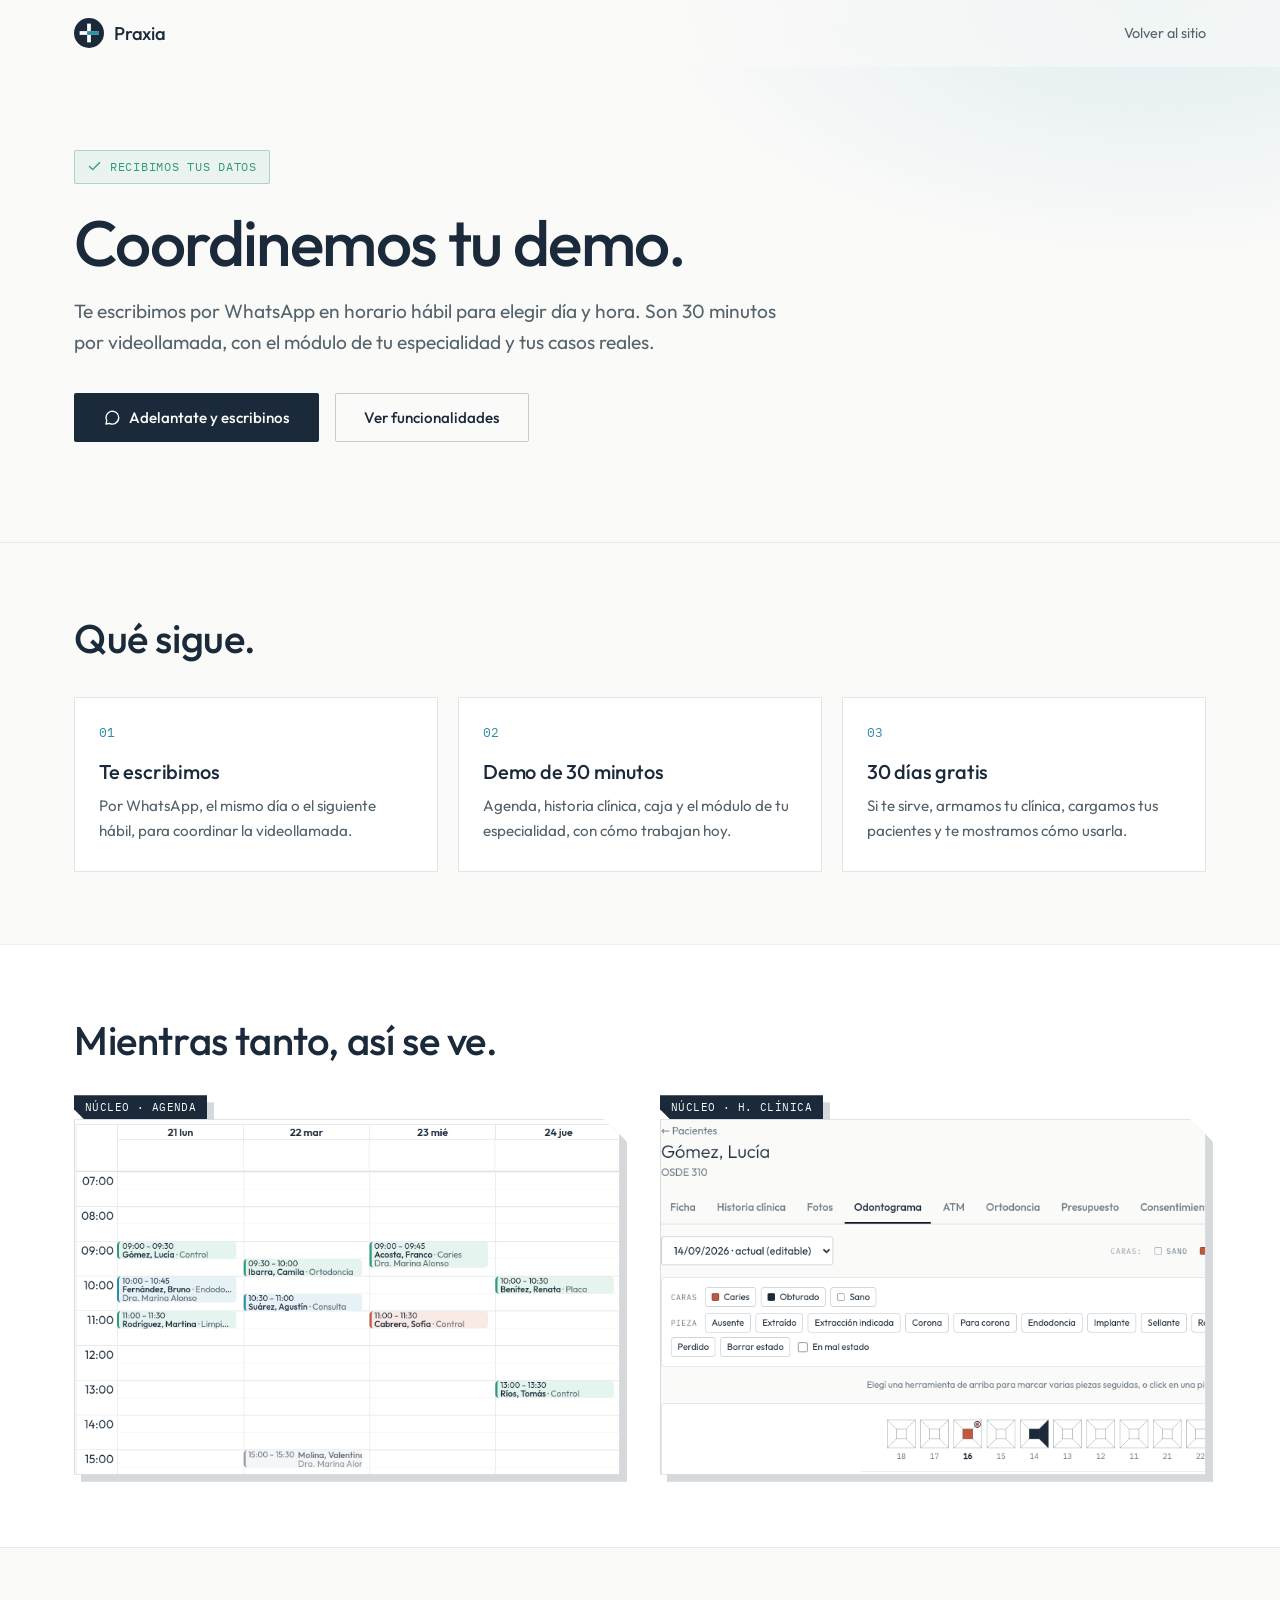
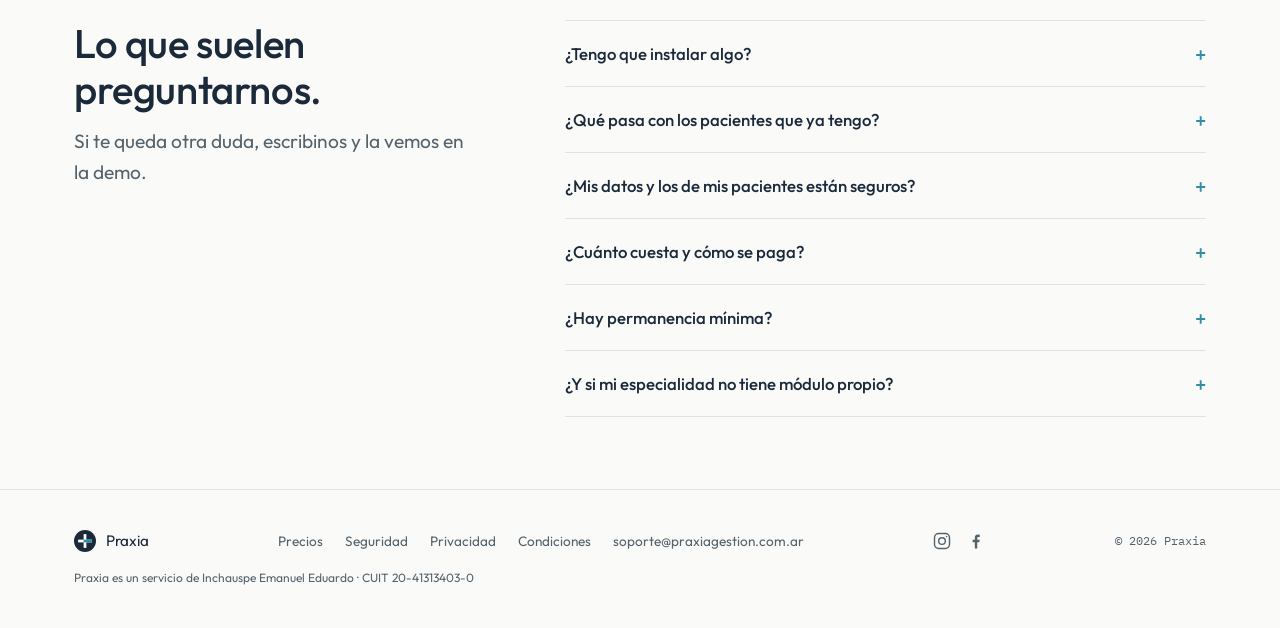
<file: gracias.html>
<!doctype html>
<html lang="es-AR">
  <head>
    <script>
      document.documentElement.classList.add('js');
    </script>
    <meta charset="UTF-8" />
    <meta name="viewport" content="width=device-width, initial-scale=1" />
    <title>Recibimos tus datos — Praxia</title>
    <meta name="robots" content="noindex" />
    <meta name="theme-color" content="#1b2a3a" />
    <link rel="icon" type="image/svg+xml" href="assets/img/favicon.svg" />
    <link rel="preconnect" href="https://fonts.googleapis.com" />
    <link rel="preconnect" href="https://fonts.gstatic.com" crossorigin />
    <link
      href="https://fonts.googleapis.com/css2?family=Outfit:wght@300;400;500;600;700&family=IBM+Plex+Mono:wght@400;500&display=swap"
      rel="stylesheet"
    />
    <link rel="stylesheet" href="assets/css/style.css?v=20261026c" />
    <script src="assets/js/pixel.js?v=20261026b"></script>
    <script src="assets/js/origen.js?v=20261026b"></script>
    <link rel="stylesheet" href="assets/css/demo.css?v=20261026b" />
  </head>
  <body>
    <header class="site-header" id="site-header">
      <div class="container">
        <a href="index.html" class="brand">
          <img src="assets/img/praxia-icon.svg" alt="" width="30" height="30" />
          Praxia
        </a>
        <a class="back-link" href="index.html">Volver al sitio</a>
      </div>
    </header>

    <main class="thanks-page">
      <!-- ==================== CONFIRMACIÓN ==================== -->
      <!-- Dos caminos según lo que contestó en el formulario (lo decide lead.php):
           "demo" = varios profesionales → videollamada 1:1 antes de la prueba;
           "prueba" = un profesional o todavía mirando → directo a la prueba guiada.
           Sin JS se ve el camino "demo", que sirve para los dos. -->
      <section class="thanks-hero">
        <div class="container">
          <p class="thanks-badge">
            <svg viewBox="0 0 24 24" fill="none" stroke="currentColor" stroke-width="2.2"><path d="M20 6L9 17l-5-5" stroke-linecap="round" stroke-linejoin="round"/></svg>
            Recibimos tus datos
          </p>
          <h1 data-ruta="demo">Coordinemos tu demo.</h1>
          <h1 data-ruta="prueba" hidden>Armemos tu prueba de 30 días.</h1>
          <p class="lede" data-ruta="demo">
            Te escribimos por WhatsApp en horario hábil para elegir día y hora. Son 30 minutos por
            videollamada, con el módulo de tu especialidad y tus casos reales.
          </p>
          <p class="lede" data-ruta="prueba" hidden>
            Te escribimos por WhatsApp en horario hábil. Nosotros armamos tu clínica y cargamos tus
            pacientes: vos solo empezás a usarla. Gratis, sin tarjeta.
          </p>
          <div class="hero-ctas">
            <a class="btn btn-primary btn-lg" href="https://wa.me/message/32RX4Y3TNNZ4O1" target="_blank" rel="noreferrer">
              <svg class="btn-icon" viewBox="0 0 24 24" fill="none" stroke="currentColor" stroke-width="1.8"><path d="M21 11.5a8.5 8.5 0 01-12.4 7.55L4 20l1.05-4.42A8.5 8.5 0 1121 11.5z" stroke-linejoin="round"/></svg>
              Adelantate y escribinos
            </a>
            <a class="btn btn-secondary btn-lg" href="index.html#funcionalidades">Ver funcionalidades</a>
          </div>
        </div>
      </section>

      <!-- ==================== QUÉ SIGUE ==================== -->
      <section class="thanks-section">
        <div class="container">
          <h2>Qué sigue.</h2>
          <ol class="next-steps" data-ruta="demo">
            <li>
              <span class="next-num">01</span>
              <h3>Te escribimos</h3>
              <p>Por WhatsApp, el mismo día o el siguiente hábil, para coordinar la videollamada.</p>
            </li>
            <li>
              <span class="next-num">02</span>
              <h3>Demo de 30 minutos</h3>
              <p>Agenda, historia clínica, caja y el módulo de tu especialidad, con cómo trabajan hoy.</p>
            </li>
            <li>
              <span class="next-num">03</span>
              <h3>30 días gratis</h3>
              <p>Si te sirve, armamos tu clínica, cargamos tus pacientes y te mostramos cómo usarla.</p>
            </li>
          </ol>
          <ol class="next-steps" data-ruta="prueba" hidden>
            <li>
              <span class="next-num">01</span>
              <h3>Te escribimos</h3>
              <p>Por WhatsApp, para pedirte tu lista de pacientes si la tenés en Excel o Google Sheets.</p>
            </li>
            <li>
              <span class="next-num">02</span>
              <h3>Armamos tu clínica</h3>
              <p>Cargamos tus pacientes y dejamos todo listo con el módulo de tu especialidad.</p>
            </li>
            <li>
              <span class="next-num">03</span>
              <h3>Puesta en marcha</h3>
              <p>Una videollamada corta para mostrarte cómo usarla, y arrancan tus 30 días gratis.</p>
            </li>
          </ol>
        </div>
      </section>

      <!-- ==================== MIENTRAS TANTO ==================== -->
      <section class="thanks-section thanks-shots">
        <div class="container">
          <h2>Mientras tanto, así se ve.</h2>
          <div class="shots-grid">
            <div class="ficha">
              <span class="ficha-tag">NÚCLEO · AGENDA</span>
              <div class="ficha-shape">
                <div class="shot-wrap">
                  <img class="shot" src="assets/img/screenshots/recortes/agenda.png" alt="Agenda semanal de Praxia" loading="lazy" />
                  <div class="shot-placeholder" aria-hidden="true"></div>
                </div>
              </div>
            </div>
            <div class="ficha">
              <span class="ficha-tag" id="module-tag">NÚCLEO · H. CLÍNICA</span>
              <div class="ficha-shape">
                <div class="shot-wrap">
                  <img class="shot" id="module-shot" src="assets/img/screenshots/recortes/historia-clinica.png" alt="Historia clínica del paciente en Praxia" loading="lazy" />
                  <div class="shot-placeholder" aria-hidden="true"></div>
                </div>
              </div>
            </div>
          </div>
        </div>
      </section>

      <!-- ==================== OBJECIONES ==================== -->
      <section class="thanks-section">
        <div class="container faq-wrap">
          <div>
            <h2>Lo que suelen preguntarnos.</h2>
            <p class="lede">Si te queda otra duda, escribinos y la vemos en la demo.</p>
          </div>
          <div class="faq">
            <details>
              <summary>¿Tengo que instalar algo?</summary>
              <p>No. Praxia funciona en el navegador, desde la computadora y desde el celular, con el mismo diseño.</p>
            </details>
            <details>
              <summary>¿Qué pasa con los pacientes que ya tengo?</summary>
              <p>Si los tenés en Excel o Google Sheets, los cargamos nosotros antes de que empieces. En el plan Profesional también migramos las prestaciones.</p>
            </details>
            <details>
              <summary>¿Mis datos y los de mis pacientes están seguros?</summary>
              <p>Cada clínica está aislada: ninguna puede ver datos de otra. El ingreso tiene doble factor de autenticación y hay backup diario cifrado de la base y de los archivos, fuera del proveedor principal.</p>
            </details>
            <details>
              <summary>¿Cuánto cuesta y cómo se paga?</summary>
              <p>Desde USD 20 por mes según cuántos profesionales atienden; recepción va sin cargo. Se abona en pesos al tipo de cambio oficial del Banco Nación del día de facturación, por transferencia o Mercado Pago. Los primeros 30 días son gratis y sin tarjeta.</p>
            </details>
            <details>
              <summary>¿Hay permanencia mínima?</summary>
              <p>No. Te das de baja cuando quieras. Si pagás el año, llevás 2 meses sin cargo.</p>
            </details>
            <details>
              <summary>¿Y si mi especialidad no tiene módulo propio?</summary>
              <p>Praxia funciona igual con el núcleo común: agenda, historia clínica, recordatorios, presupuestos, caja y analítica.</p>
            </details>
          </div>
        </div>
      </section>
    </main>

    <footer class="site-footer">
      <div class="container">
        <a href="index.html" class="footer-brand">
          <img src="assets/img/praxia-icon.svg" alt="" width="22" height="22" />
          Praxia
        </a>
        <nav class="footer-links">
          <a href="index.html#precios">Precios</a>
          <a href="index.html#seguridad">Seguridad</a>
          <a href="privacidad.html">Privacidad</a>
          <a href="terminos.html">Condiciones</a>
          <a href="mailto:soporte@praxiagestion.com.ar">soporte@praxiagestion.com.ar</a>
        </nav>
        <div class="footer-social">
          <a href="https://www.instagram.com/praxiagestion/" target="_blank" rel="noreferrer" aria-label="Praxia en Instagram">
            <svg viewBox="0 0 24 24" fill="none" stroke="currentColor" stroke-width="1.7"><rect x="3" y="3" width="18" height="18" rx="5"/><circle cx="12" cy="12" r="4"/><circle cx="17.5" cy="6.5" r="0.9" fill="currentColor" stroke="none"/></svg>
          </a>
          <a href="https://www.facebook.com/profile.php?id=61595106873965" target="_blank" rel="noreferrer" aria-label="Praxia en Facebook">
            <svg viewBox="0 0 24 24" fill="currentColor"><path d="M13.5 21v-7.5h2.5l.4-3h-2.9V8.6c0-.9.3-1.5 1.5-1.5h1.5V4.4c-.3 0-1.2-.1-2.2-.1-2.2 0-3.7 1.3-3.7 3.8v2.4H8v3h2.6V21h2.9z"/></svg>
          </a>
        </div>
        <span class="footer-meta">© <span id="year"></span> Praxia</span>
        <p class="footer-legal">Praxia es un servicio de Inchauspe Emanuel Eduardo · CUIT 20-41313403-0</p>
      </div>
    </footer>

    <script>
      (function () {
        var params = new URLSearchParams(window.location.search);
        var ruta = params.get('ruta') === 'prueba' ? 'prueba' : 'demo';
        document.querySelectorAll('[data-ruta]').forEach(function (el) {
          el.hidden = el.getAttribute('data-ruta') !== ruta;
        });

        // La segunda captura muestra el módulo de su especialidad.
        var modules = {
          odontologia: ['odontograma.png', 'MÓDULO · ODONTOLOGÍA', 'Odontograma de un paciente en Praxia'],
          kinesiologia: ['fkt.png', 'MÓDULO · KINESIOLOGÍA', 'Sesiones de FKT de un paciente en Praxia'],
        };
        var mod = modules[params.get('esp')];
        if (mod) {
          document.getElementById('module-shot').src = 'assets/img/screenshots/recortes/' + mod[0];
          document.getElementById('module-shot').alt = mod[2];
          document.getElementById('module-tag').textContent = mod[1];
        }

        // Píxel de Meta (pixel.js): el lead y, si va a demo 1:1, el calificado.
        // Mismo eventID que manda lead.php por la API de conversiones, así Meta
        // los cuenta una vez. Sin eid (recarga, visita directa) no se reporta.
        var eid = params.get('eid');
        if (typeof window.fbq === 'function' && eid && /^[a-f0-9]{16}$/.test(eid)) {
          var data = { content_category: ruta, especialidad: params.get('esp') || '' };
          window.fbq('track', 'Lead', data, { eventID: eid });
          if (ruta === 'demo') window.fbq('trackCustom', 'LeadCalificado', data, { eventID: eid + '-q' });
        }
      })();
    </script>
    <script src="assets/js/main.js?v=20261026b" defer></script>
  </body>
</html>
</file>
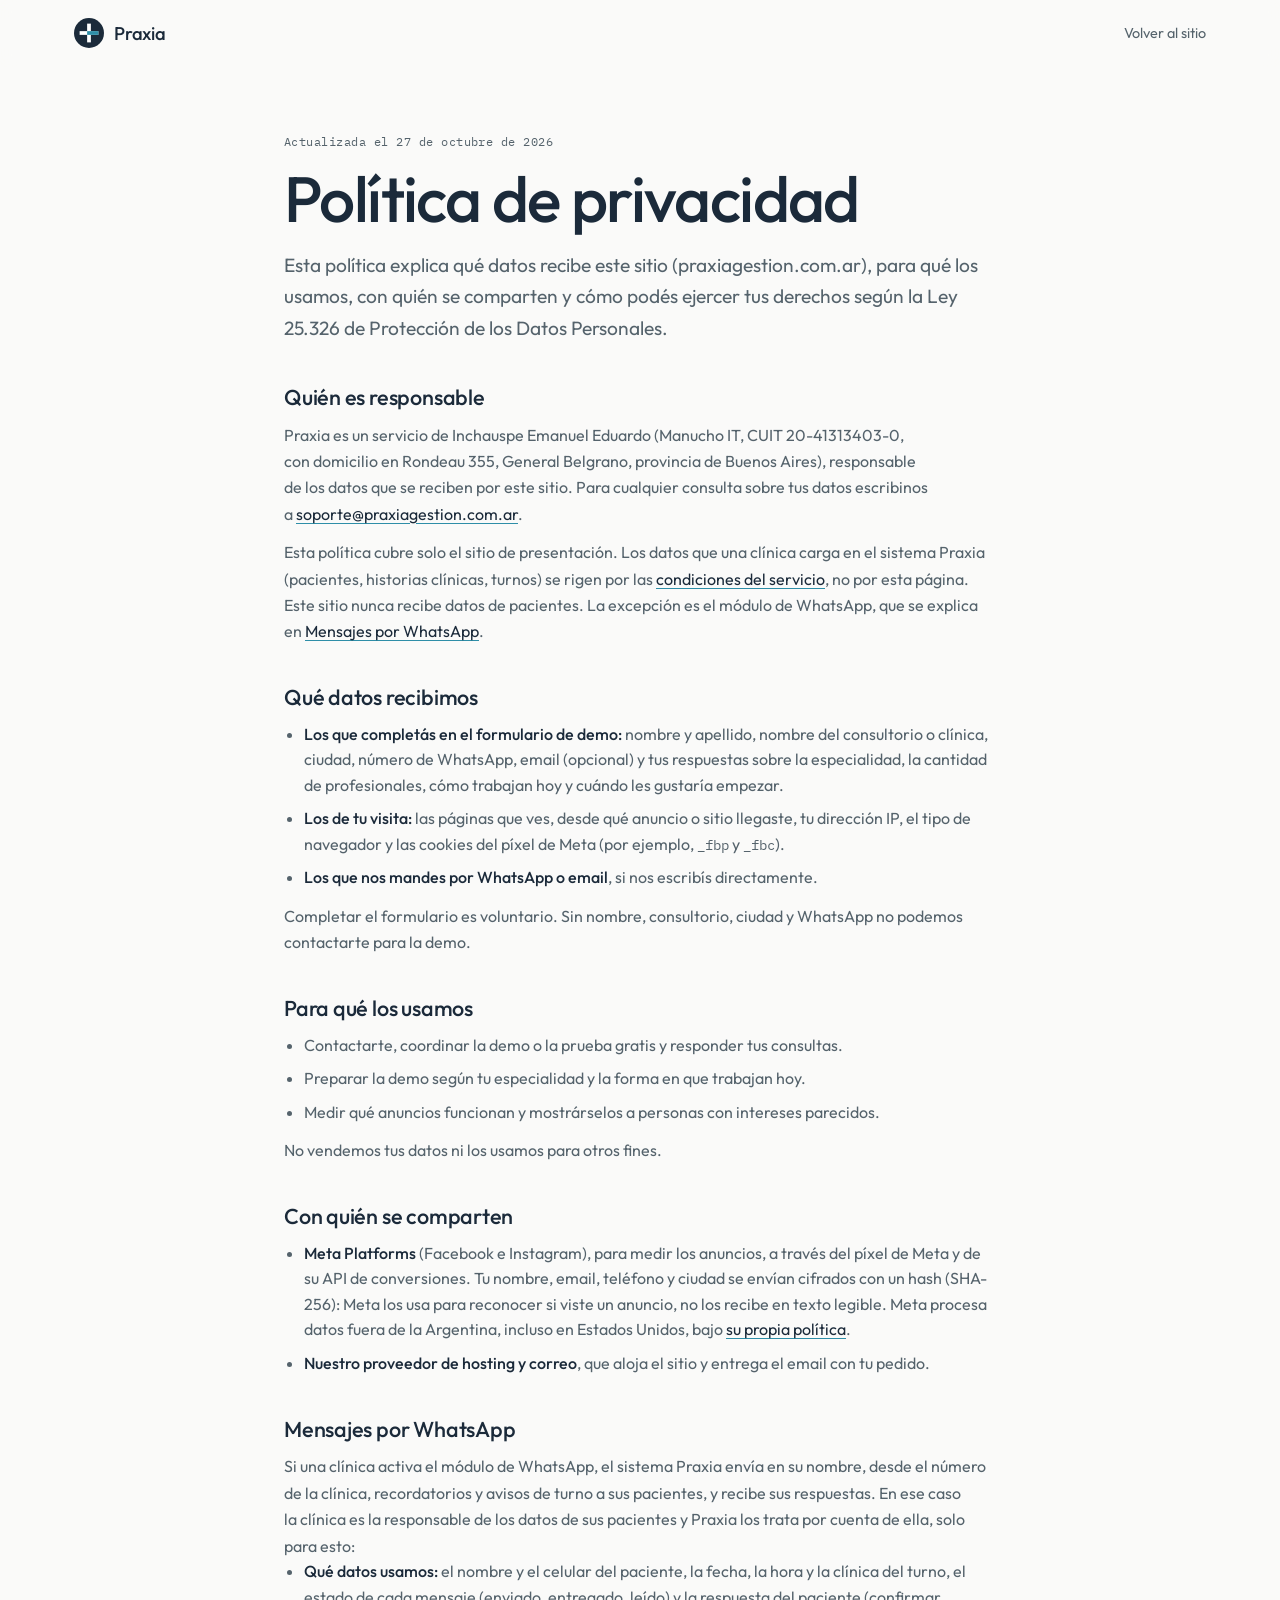
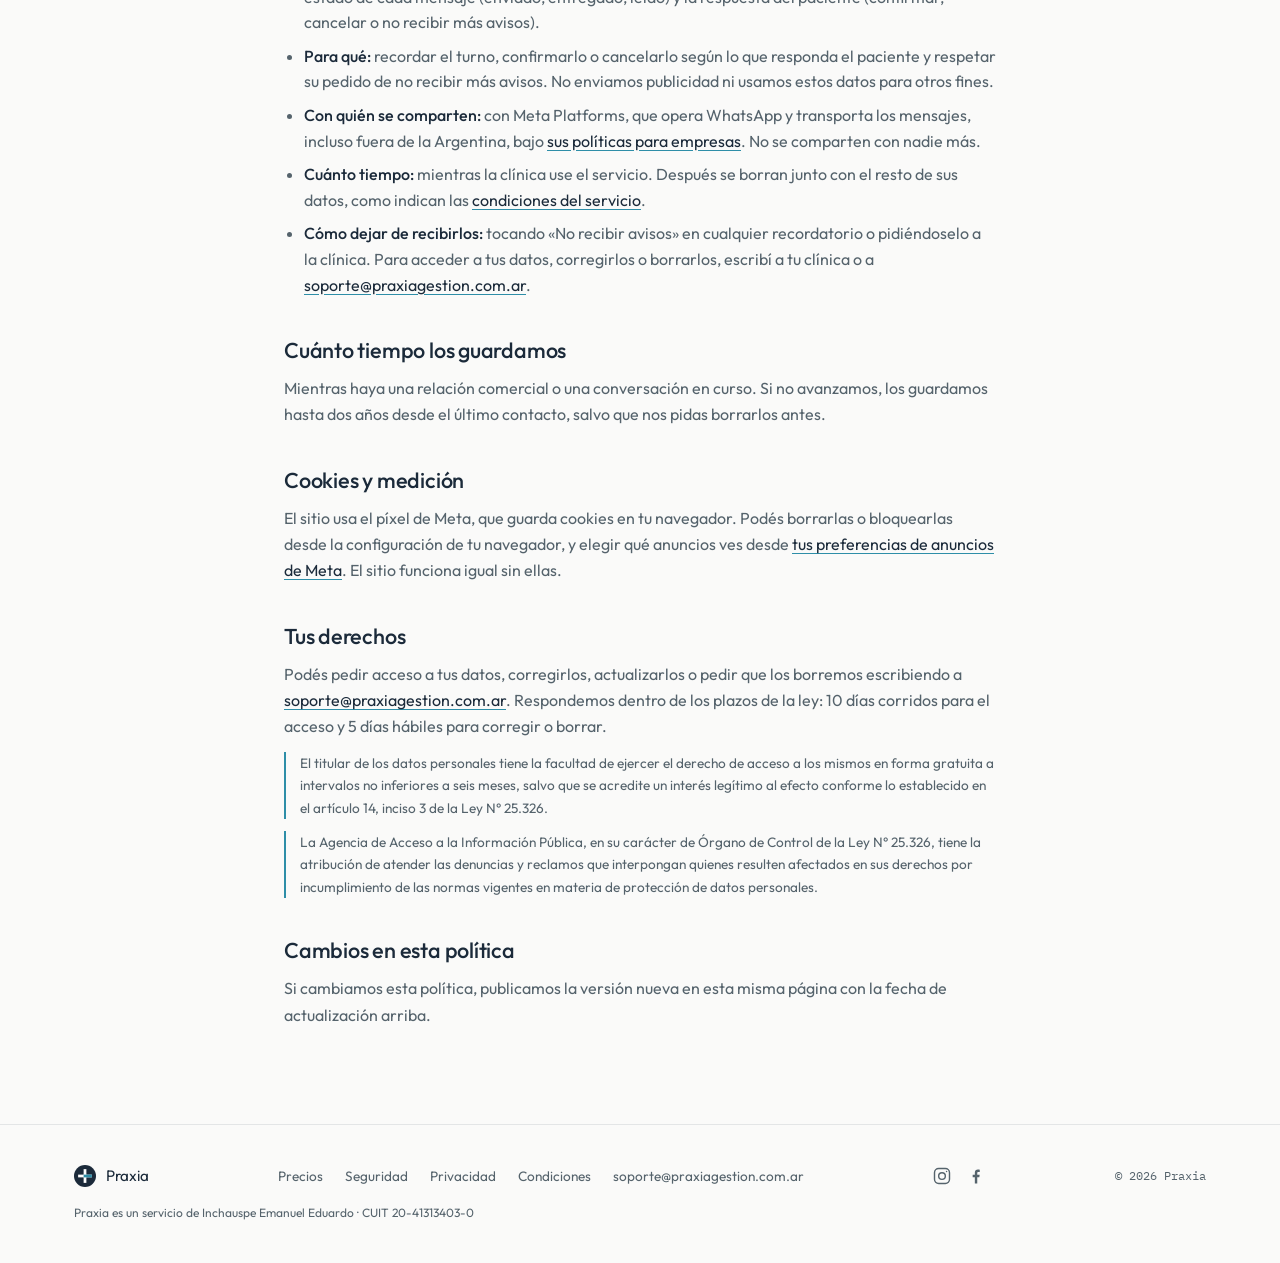
<file: privacidad.html>
<!doctype html>
<html lang="es-AR">
  <head>
    <script>
      document.documentElement.classList.add('js');
    </script>
    <meta charset="UTF-8" />
    <meta name="viewport" content="width=device-width, initial-scale=1" />
    <title>Política de privacidad — Praxia</title>
    <meta
      name="description"
      content="Qué datos recibe el sitio de Praxia, para qué los usamos, con quién se comparten y cómo ejercer tus derechos según la Ley 25.326."
    />
    <meta name="theme-color" content="#1b2a3a" />
    <link rel="icon" type="image/svg+xml" href="assets/img/favicon.svg" />
    <link rel="preconnect" href="https://fonts.googleapis.com" />
    <link rel="preconnect" href="https://fonts.gstatic.com" crossorigin />
    <link
      href="https://fonts.googleapis.com/css2?family=Outfit:wght@300;400;500;600;700&family=IBM+Plex+Mono:wght@400;500&display=swap"
      rel="stylesheet"
    />
    <link rel="stylesheet" href="assets/css/style.css?v=20261026c" />
    <script src="assets/js/pixel.js?v=20261026b"></script>
    <script src="assets/js/origen.js?v=20261026b"></script>
    <link rel="stylesheet" href="assets/css/demo.css?v=20261026b" />
  </head>
  <body>
    <header class="site-header" id="site-header">
      <div class="container">
        <a href="index.html" class="brand">
          <img src="assets/img/praxia-icon.svg" alt="" width="30" height="30" />
          Praxia
        </a>
        <a class="back-link" href="index.html">Volver al sitio</a>
      </div>
    </header>

    <main class="legal-page">
      <div class="container legal">
        <p class="legal-updated">Actualizada el 27 de octubre de 2026</p>
        <h1>Política de privacidad</h1>
        <p class="lede">
          Esta política explica qué datos recibe este sitio (praxiagestion.com.ar), para qué los usamos, con quién
          se comparten y cómo podés ejercer tus derechos según la Ley 25.326 de Protección de los Datos Personales.
        </p>

        <h2>Quién es responsable</h2>
        <p>
          Praxia es un servicio de Inchauspe Emanuel Eduardo (Manucho IT, CUIT 20-41313403-0, con domicilio en Rondeau 355, General Belgrano, provincia de Buenos Aires), responsable de los datos que se reciben por este sitio. Para cualquier
          consulta sobre tus datos escribinos a
          <a href="mailto:soporte@praxiagestion.com.ar">soporte@praxiagestion.com.ar</a>.
        </p>
        <p>
          Esta política cubre solo el sitio de presentación. Los datos que una clínica carga en el sistema Praxia
          (pacientes, historias clínicas, turnos) se rigen por las <a href="terminos.html">condiciones del servicio</a>, no por esta página. Este
          sitio nunca recibe datos de pacientes. La excepción es el módulo de WhatsApp, que se explica en
          <a href="#whatsapp">Mensajes por WhatsApp</a>.
        </p>

        <h2>Qué datos recibimos</h2>
        <ul>
          <li>
            <strong>Los que completás en el formulario de demo:</strong> nombre y apellido, nombre del consultorio o
            clínica, ciudad, número de WhatsApp, email (opcional) y tus respuestas sobre la especialidad, la cantidad de
            profesionales, cómo trabajan hoy y cuándo les gustaría empezar.
          </li>
          <li>
            <strong>Los de tu visita:</strong> las páginas que ves, desde qué anuncio o sitio llegaste, tu dirección IP,
            el tipo de navegador y las cookies del píxel de Meta (por ejemplo, <code>_fbp</code> y <code>_fbc</code>).
          </li>
          <li>
            <strong>Los que nos mandes por WhatsApp o email</strong>, si nos escribís directamente.
          </li>
        </ul>
        <p>
          Completar el formulario es voluntario. Sin nombre, consultorio, ciudad y WhatsApp no podemos contactarte para
          la demo.
        </p>

        <h2>Para qué los usamos</h2>
        <ul>
          <li>Contactarte, coordinar la demo o la prueba gratis y responder tus consultas.</li>
          <li>Preparar la demo según tu especialidad y la forma en que trabajan hoy.</li>
          <li>Medir qué anuncios funcionan y mostrárselos a personas con intereses parecidos.</li>
        </ul>
        <p>No vendemos tus datos ni los usamos para otros fines.</p>

        <h2>Con quién se comparten</h2>
        <ul>
          <li>
            <strong>Meta Platforms</strong> (Facebook e Instagram), para medir los anuncios, a través del píxel de Meta y
            de su API de conversiones. Tu nombre, email, teléfono y ciudad se envían cifrados con un hash (SHA-256):
            Meta los usa para reconocer si viste un anuncio, no los recibe en texto legible. Meta procesa datos fuera de
            la Argentina, incluso en Estados Unidos, bajo
            <a href="https://www.facebook.com/privacy/policy" target="_blank" rel="noreferrer">su propia política</a>.
          </li>
          <li>
            <strong>Nuestro proveedor de hosting y correo</strong>, que aloja el sitio y entrega el email con tu pedido.
          </li>
        </ul>

        <h2 id="whatsapp">Mensajes por WhatsApp</h2>
        <p>
          Si una clínica activa el módulo de WhatsApp, el sistema Praxia envía en su nombre, desde el número de la
          clínica, recordatorios y avisos de turno a sus pacientes, y recibe sus respuestas. En ese caso la clínica es
          la responsable de los datos de sus pacientes y Praxia los trata por cuenta de ella, solo para esto:
        </p>
        <ul>
          <li>
            <strong>Qué datos usamos:</strong> el nombre y el celular del paciente, la fecha, la hora y la clínica del
            turno, el estado de cada mensaje (enviado, entregado, leído) y la respuesta del paciente (confirmar,
            cancelar o no recibir más avisos).
          </li>
          <li>
            <strong>Para qué:</strong> recordar el turno, confirmarlo o cancelarlo según lo que responda el paciente y
            respetar su pedido de no recibir más avisos. No enviamos publicidad ni usamos estos datos para otros fines.
          </li>
          <li>
            <strong>Con quién se comparten:</strong> con Meta Platforms, que opera WhatsApp y transporta los mensajes,
            incluso fuera de la Argentina, bajo
            <a href="https://www.whatsapp.com/legal/business-policy" target="_blank" rel="noreferrer">sus políticas para empresas</a>.
            No se comparten con nadie más.
          </li>
          <li>
            <strong>Cuánto tiempo:</strong> mientras la clínica use el servicio. Después se borran junto con el resto de
            sus datos, como indican las <a href="terminos.html">condiciones del servicio</a>.
          </li>
          <li>
            <strong>Cómo dejar de recibirlos:</strong> tocando «No recibir avisos» en cualquier recordatorio o
            pidiéndoselo a la clínica. Para acceder a tus datos, corregirlos o borrarlos, escribí a tu clínica o a
            <a href="mailto:soporte@praxiagestion.com.ar">soporte@praxiagestion.com.ar</a>.
          </li>
        </ul>

        <h2>Cuánto tiempo los guardamos</h2>
        <p>
          Mientras haya una relación comercial o una conversación en curso. Si no avanzamos, los guardamos hasta dos años
          desde el último contacto, salvo que nos pidas borrarlos antes.
        </p>

        <h2>Cookies y medición</h2>
        <p>
          El sitio usa el píxel de Meta, que guarda cookies en tu navegador. Podés borrarlas o bloquearlas desde la
          configuración de tu navegador, y elegir qué anuncios ves desde
          <a href="https://www.facebook.com/adpreferences" target="_blank" rel="noreferrer">tus preferencias de anuncios de Meta</a>.
          El sitio funciona igual sin ellas.
        </p>

        <h2 id="derechos">Tus derechos</h2>
        <p>
          Podés pedir acceso a tus datos, corregirlos, actualizarlos o pedir que los borremos escribiendo a
          <a href="mailto:soporte@praxiagestion.com.ar">soporte@praxiagestion.com.ar</a>. Respondemos dentro de los plazos de
          la ley: 10 días corridos para el acceso y 5 días hábiles para corregir o borrar.
        </p>
        <p class="legal-notice">
          El titular de los datos personales tiene la facultad de ejercer el derecho de acceso a los mismos en forma
          gratuita a intervalos no inferiores a seis meses, salvo que se acredite un interés legítimo al efecto conforme
          lo establecido en el artículo 14, inciso 3 de la Ley N° 25.326.
        </p>
        <p class="legal-notice">
          La Agencia de Acceso a la Información Pública, en su carácter de Órgano de Control de la Ley N° 25.326, tiene
          la atribución de atender las denuncias y reclamos que interpongan quienes resulten afectados en sus derechos
          por incumplimiento de las normas vigentes en materia de protección de datos personales.
        </p>

        <h2>Cambios en esta política</h2>
        <p>
          Si cambiamos esta política, publicamos la versión nueva en esta misma página con la fecha de actualización
          arriba.
        </p>
      </div>
    </main>

    <footer class="site-footer">
      <div class="container">
        <a href="index.html" class="footer-brand">
          <img src="assets/img/praxia-icon.svg" alt="" width="22" height="22" />
          Praxia
        </a>
        <nav class="footer-links">
          <a href="index.html#precios">Precios</a>
          <a href="index.html#seguridad">Seguridad</a>
          <a href="privacidad.html">Privacidad</a>
          <a href="terminos.html">Condiciones</a>
          <a href="mailto:soporte@praxiagestion.com.ar">soporte@praxiagestion.com.ar</a>
        </nav>
        <div class="footer-social">
          <a href="https://www.instagram.com/praxiagestion/" target="_blank" rel="noreferrer" aria-label="Praxia en Instagram">
            <svg viewBox="0 0 24 24" fill="none" stroke="currentColor" stroke-width="1.7"><rect x="3" y="3" width="18" height="18" rx="5"/><circle cx="12" cy="12" r="4"/><circle cx="17.5" cy="6.5" r="0.9" fill="currentColor" stroke="none"/></svg>
          </a>
          <a href="https://www.facebook.com/profile.php?id=61595106873965" target="_blank" rel="noreferrer" aria-label="Praxia en Facebook">
            <svg viewBox="0 0 24 24" fill="currentColor"><path d="M13.5 21v-7.5h2.5l.4-3h-2.9V8.6c0-.9.3-1.5 1.5-1.5h1.5V4.4c-.3 0-1.2-.1-2.2-.1-2.2 0-3.7 1.3-3.7 3.8v2.4H8v3h2.6V21h2.9z"/></svg>
          </a>
        </div>
        <span class="footer-meta">© <span id="year"></span> Praxia</span>
        <p class="footer-legal">Praxia es un servicio de Inchauspe Emanuel Eduardo · CUIT 20-41313403-0</p>
      </div>
    </footer>

    <script src="assets/js/main.js?v=20261026b" defer></script>
  </body>
</html>
</file>
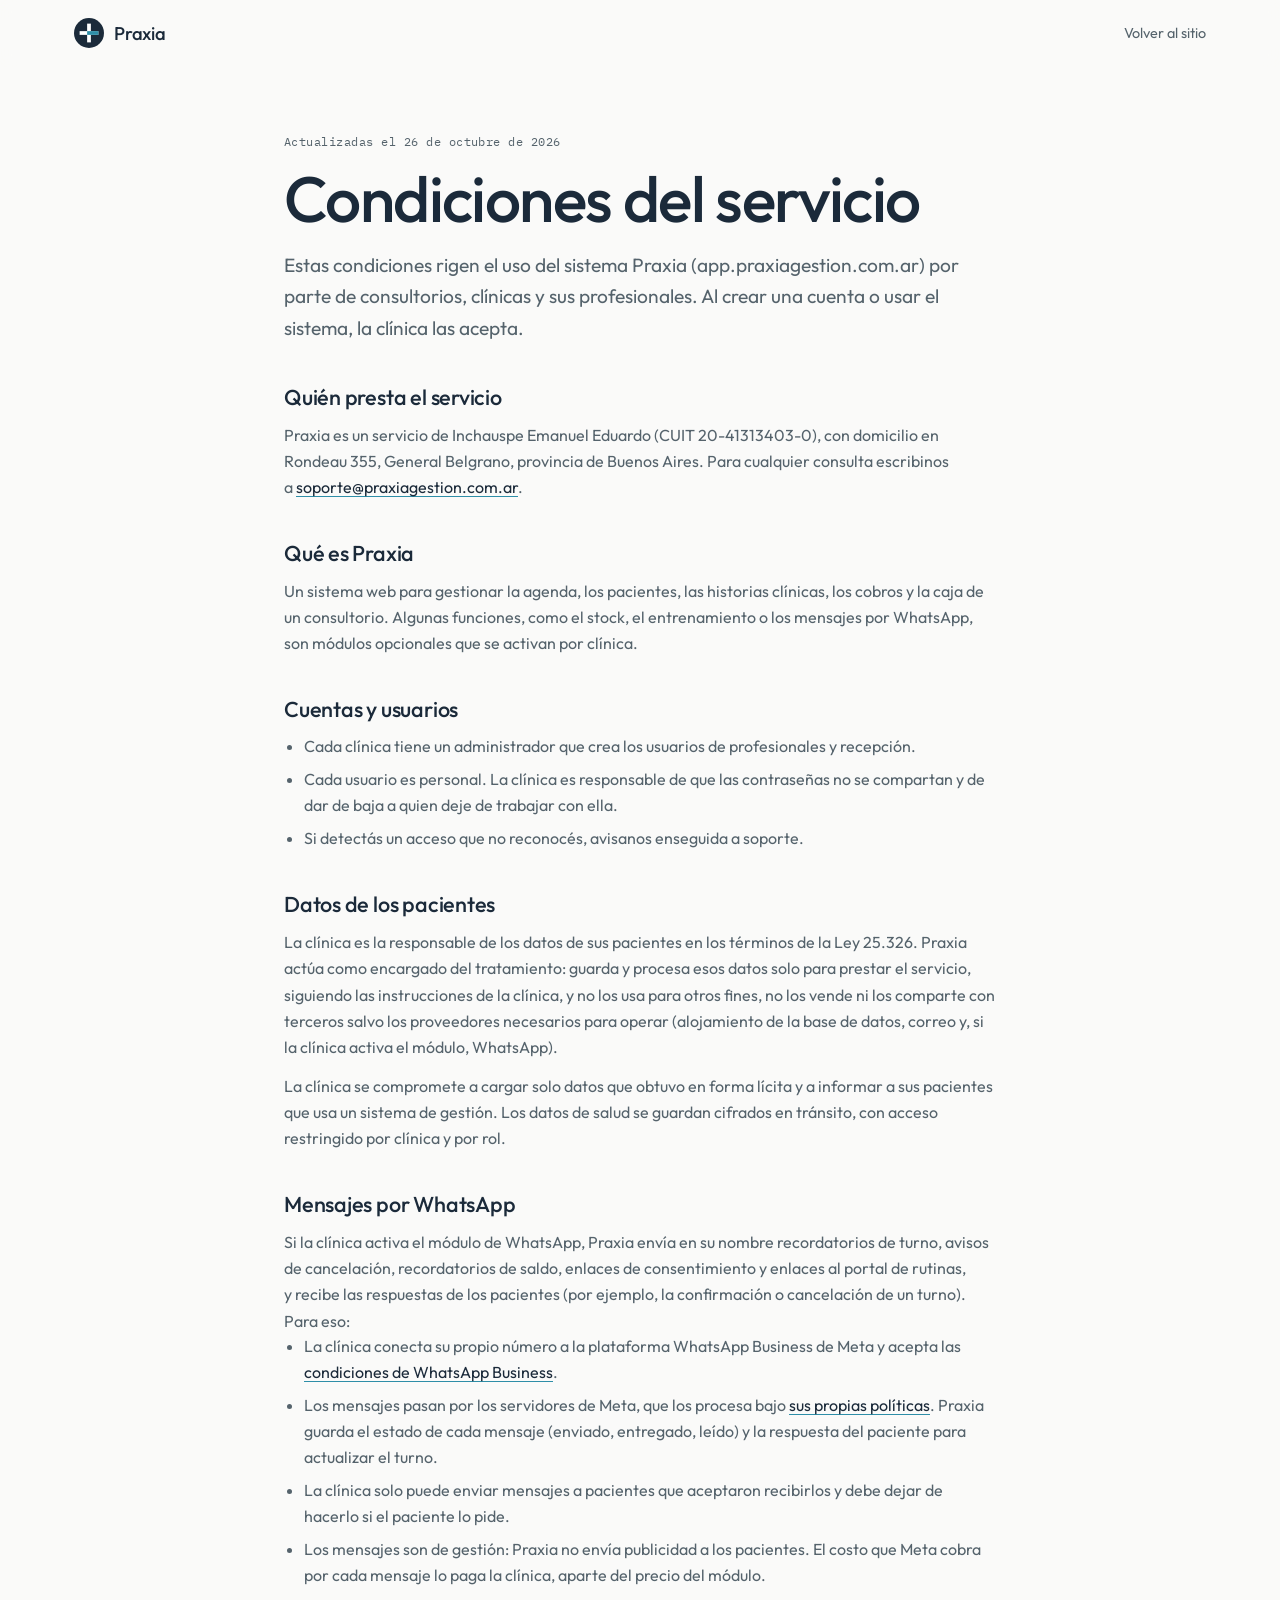
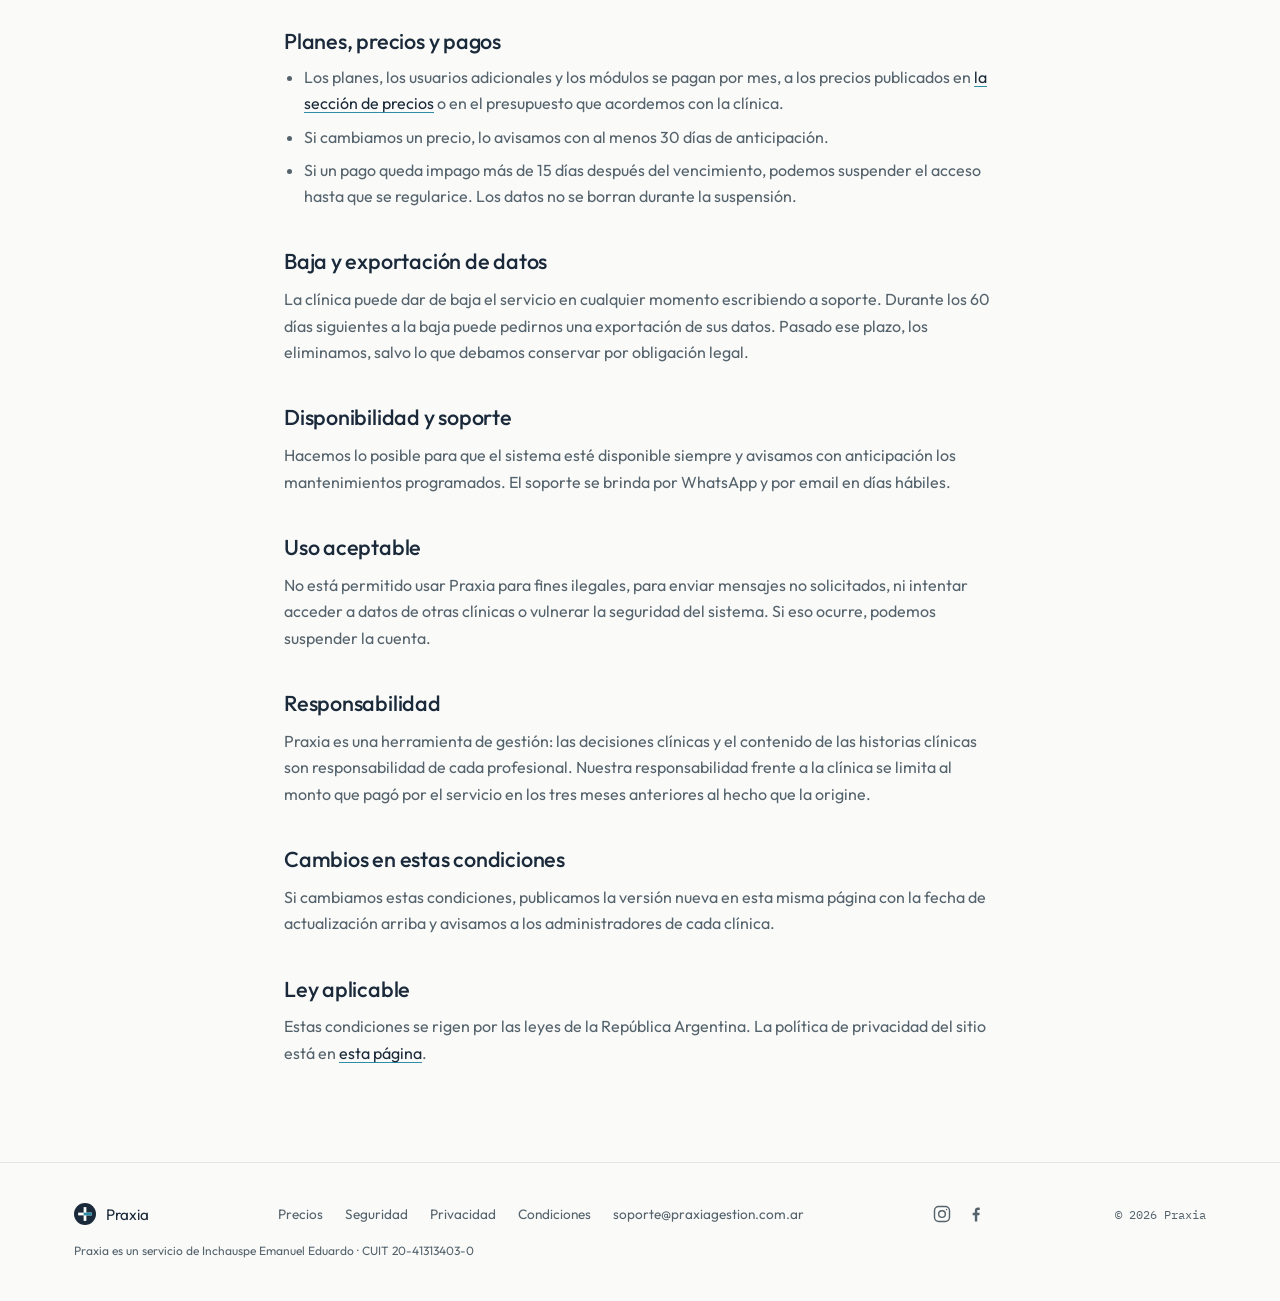
<file: terminos.html>
<!doctype html>
<html lang="es-AR">
  <head>
    <script>
      document.documentElement.classList.add('js');
    </script>
    <meta charset="UTF-8" />
    <meta name="viewport" content="width=device-width, initial-scale=1" />
    <title>Condiciones del servicio — Praxia</title>
    <meta
      name="description"
      content="Condiciones de uso del sistema Praxia: cuentas, datos de pacientes, mensajes por WhatsApp, planes, pagos y baja."
    />
    <meta name="theme-color" content="#1b2a3a" />
    <link rel="icon" type="image/svg+xml" href="assets/img/favicon.svg" />
    <link rel="preconnect" href="https://fonts.googleapis.com" />
    <link rel="preconnect" href="https://fonts.gstatic.com" crossorigin />
    <link
      href="https://fonts.googleapis.com/css2?family=Outfit:wght@300;400;500;600;700&family=IBM+Plex+Mono:wght@400;500&display=swap"
      rel="stylesheet"
    />
    <link rel="stylesheet" href="assets/css/style.css?v=20261026c" />
    <script src="assets/js/pixel.js?v=20261026b"></script>
    <script src="assets/js/origen.js?v=20261026b"></script>
    <link rel="stylesheet" href="assets/css/demo.css?v=20261026b" />
  </head>
  <body>
    <header class="site-header" id="site-header">
      <div class="container">
        <a href="index.html" class="brand">
          <img src="assets/img/praxia-icon.svg" alt="" width="30" height="30" />
          Praxia
        </a>
        <a class="back-link" href="index.html">Volver al sitio</a>
      </div>
    </header>

    <main class="legal-page">
      <div class="container legal">
        <p class="legal-updated">Actualizadas el 26 de octubre de 2026</p>
        <h1>Condiciones del servicio</h1>
        <p class="lede">
          Estas condiciones rigen el uso del sistema Praxia (app.praxiagestion.com.ar) por parte de consultorios,
          clínicas y sus profesionales. Al crear una cuenta o usar el sistema, la clínica las acepta.
        </p>

        <h2>Quién presta el servicio</h2>
        <p>
          Praxia es un servicio de Inchauspe Emanuel Eduardo (CUIT 20-41313403-0), con domicilio en Rondeau 355, General
          Belgrano, provincia de Buenos Aires. Para cualquier consulta escribinos a
          <a href="mailto:soporte@praxiagestion.com.ar">soporte@praxiagestion.com.ar</a>.
        </p>

        <h2>Qué es Praxia</h2>
        <p>
          Un sistema web para gestionar la agenda, los pacientes, las historias clínicas, los cobros y la caja de un
          consultorio. Algunas funciones, como el stock, el entrenamiento o los mensajes por WhatsApp, son módulos
          opcionales que se activan por clínica.
        </p>

        <h2>Cuentas y usuarios</h2>
        <ul>
          <li>Cada clínica tiene un administrador que crea los usuarios de profesionales y recepción.</li>
          <li>
            Cada usuario es personal. La clínica es responsable de que las contraseñas no se compartan y de dar de baja a
            quien deje de trabajar con ella.
          </li>
          <li>Si detectás un acceso que no reconocés, avisanos enseguida a soporte.</li>
        </ul>

        <h2>Datos de los pacientes</h2>
        <p>
          La clínica es la responsable de los datos de sus pacientes en los términos de la Ley 25.326. Praxia actúa como
          encargado del tratamiento: guarda y procesa esos datos solo para prestar el servicio, siguiendo las
          instrucciones de la clínica, y no los usa para otros fines, no los vende ni los comparte con terceros salvo los
          proveedores necesarios para operar (alojamiento de la base de datos, correo y, si la clínica activa el módulo,
          WhatsApp).
        </p>
        <p>
          La clínica se compromete a cargar solo datos que obtuvo en forma lícita y a informar a sus pacientes que usa un
          sistema de gestión. Los datos de salud se guardan cifrados en tránsito, con acceso restringido por clínica y por
          rol.
        </p>

        <h2>Mensajes por WhatsApp</h2>
        <p>
          Si la clínica activa el módulo de WhatsApp, Praxia envía en su nombre recordatorios de turno, avisos de
          cancelación, recordatorios de saldo, enlaces de consentimiento y enlaces al portal de rutinas, y recibe las
          respuestas de los pacientes (por ejemplo, la confirmación o cancelación de un turno). Para eso:
        </p>
        <ul>
          <li>
            La clínica conecta su propio número a la plataforma WhatsApp Business de Meta y acepta las
            <a href="https://www.whatsapp.com/legal/business-terms" target="_blank" rel="noreferrer">condiciones de WhatsApp Business</a>.
          </li>
          <li>
            Los mensajes pasan por los servidores de Meta, que los procesa bajo
            <a href="https://www.whatsapp.com/legal/business-policy" target="_blank" rel="noreferrer">sus propias políticas</a>.
            Praxia guarda el estado de cada mensaje (enviado, entregado, leído) y la respuesta del paciente para
            actualizar el turno.
          </li>
          <li>
            La clínica solo puede enviar mensajes a pacientes que aceptaron recibirlos y debe dejar de hacerlo si el
            paciente lo pide.
          </li>
          <li>
            Los mensajes son de gestión: Praxia no envía publicidad a los pacientes. El costo que Meta cobra por cada
            mensaje lo paga la clínica, aparte del precio del módulo.
          </li>
        </ul>

        <h2>Planes, precios y pagos</h2>
        <ul>
          <li>
            Los planes, los usuarios adicionales y los módulos se pagan por mes, a los precios publicados en
            <a href="index.html#precios">la sección de precios</a> o en el presupuesto que acordemos con la clínica.
          </li>
          <li>Si cambiamos un precio, lo avisamos con al menos 30 días de anticipación.</li>
          <li>
            Si un pago queda impago más de 15 días después del vencimiento, podemos suspender el acceso hasta que se
            regularice. Los datos no se borran durante la suspensión.
          </li>
        </ul>

        <h2>Baja y exportación de datos</h2>
        <p>
          La clínica puede dar de baja el servicio en cualquier momento escribiendo a soporte. Durante los 60 días
          siguientes a la baja puede pedirnos una exportación de sus datos. Pasado ese plazo, los eliminamos, salvo lo que
          debamos conservar por obligación legal.
        </p>

        <h2>Disponibilidad y soporte</h2>
        <p>
          Hacemos lo posible para que el sistema esté disponible siempre y avisamos con anticipación los mantenimientos
          programados. El soporte se brinda por WhatsApp y por email en días hábiles.
        </p>

        <h2>Uso aceptable</h2>
        <p>
          No está permitido usar Praxia para fines ilegales, para enviar mensajes no solicitados, ni intentar acceder a
          datos de otras clínicas o vulnerar la seguridad del sistema. Si eso ocurre, podemos suspender la cuenta.
        </p>

        <h2>Responsabilidad</h2>
        <p>
          Praxia es una herramienta de gestión: las decisiones clínicas y el contenido de las historias clínicas son
          responsabilidad de cada profesional. Nuestra responsabilidad frente a la clínica se limita al monto que pagó por
          el servicio en los tres meses anteriores al hecho que la origine.
        </p>

        <h2>Cambios en estas condiciones</h2>
        <p>
          Si cambiamos estas condiciones, publicamos la versión nueva en esta misma página con la fecha de actualización
          arriba y avisamos a los administradores de cada clínica.
        </p>

        <h2>Ley aplicable</h2>
        <p>
          Estas condiciones se rigen por las leyes de la República Argentina. La política de privacidad del sitio está en
          <a href="privacidad.html">esta página</a>.
        </p>
      </div>
    </main>

    <footer class="site-footer">
      <div class="container">
        <a href="index.html" class="footer-brand">
          <img src="assets/img/praxia-icon.svg" alt="" width="22" height="22" />
          Praxia
        </a>
        <nav class="footer-links">
          <a href="index.html#precios">Precios</a>
          <a href="index.html#seguridad">Seguridad</a>
          <a href="privacidad.html">Privacidad</a>
          <a href="terminos.html">Condiciones</a>
          <a href="mailto:soporte@praxiagestion.com.ar">soporte@praxiagestion.com.ar</a>
        </nav>
        <div class="footer-social">
          <a href="https://www.instagram.com/praxiagestion/" target="_blank" rel="noreferrer" aria-label="Praxia en Instagram">
            <svg viewBox="0 0 24 24" fill="none" stroke="currentColor" stroke-width="1.7"><rect x="3" y="3" width="18" height="18" rx="5"/><circle cx="12" cy="12" r="4"/><circle cx="17.5" cy="6.5" r="0.9" fill="currentColor" stroke="none"/></svg>
          </a>
          <a href="https://www.facebook.com/profile.php?id=61595106873965" target="_blank" rel="noreferrer" aria-label="Praxia en Facebook">
            <svg viewBox="0 0 24 24" fill="currentColor"><path d="M13.5 21v-7.5h2.5l.4-3h-2.9V8.6c0-.9.3-1.5 1.5-1.5h1.5V4.4c-.3 0-1.2-.1-2.2-.1-2.2 0-3.7 1.3-3.7 3.8v2.4H8v3h2.6V21h2.9z"/></svg>
          </a>
        </div>
        <span class="footer-meta">© <span id="year"></span> Praxia</span>
        <p class="footer-legal">Praxia es un servicio de Inchauspe Emanuel Eduardo · CUIT 20-41313403-0</p>
      </div>
    </footer>

    <script src="assets/js/main.js?v=20261026b" defer></script>
  </body>
</html>
</file>
<file: assets/css/style.css>
/* ==========================================================================
   Praxia — sitio de marketing
   Paleta y tipografías tomadas 1:1 de src/index.css (manual de marca Praxia
   v1.0 · Septiembre 2026) para que el sitio se sienta la misma marca que la
   app real, no una reinterpretación.

   Sistema visual: en vez del kit genérico de SaaS (mockup de laptop
   flotando, cards con el mismo radius/sombra para todo, eyebrows en
   mayúscula trackeada arriba de cada título), el motivo es la ficha de
   papel de un consultorio real — cada captura de pantalla se presenta como
   una ficha con esquina cortada y un código de registro (".ficha"), y la
   sección de seguridad usa una textura fina tipo papel de seguridad
   (recetario/formulario oficial) en vez de un gradiente decorativo.
   ========================================================================== */

:root {
  --font-sans: Outfit, system-ui, "Segoe UI", Helvetica, Arial, sans-serif;
  --font-display: Outfit, system-ui, sans-serif;
  --font-mono: "IBM Plex Mono", ui-monospace, Menlo, monospace;

  --color-ink: #1b2a3a;
  --color-ink-rgb: 27, 42, 58;
  --color-graphite: #6e7c85;
  /* El graphite de marca da 4.3:1 sobre blanco, por debajo de AA para texto.
     Para párrafos y links se usa esta variante más oscura del mismo gris. */
  --color-text-muted: #55636c;
  --color-bone: #fafaf9;
  --color-white: #ffffff;

  --color-accent: #1b2a3a;
  --color-accent-strong: #121e29;
  --color-accent-foreground: #fafaf9;

  --color-success: #2e9b7a;
  --color-danger: #c05a3e;

  /* Único color "de más" respecto al manual de la app: el celeste del
     isotipo (el cuarto brazo de la cruz, #2E8EA8). En la app no se usa como
     token porque el acento ahí es siempre el ink; acá lo usamos como chispa
     puntual —un subrayado, un punto— para no gastar el acento en decoración. */
  --color-spark: #2e8ea8;
  --color-spark-rgb: 46, 142, 168;

  --radius-sm: 2px;
  --notch: 16px;
  --container: 1180px;

  --ease: cubic-bezier(0.22, 1, 0.36, 1);
}

*,
*::before,
*::after {
  box-sizing: border-box;
}

html {
  scroll-behavior: smooth;
}

@media (prefers-reduced-motion: reduce) {
  html {
    scroll-behavior: auto;
  }
  * {
    animation-duration: 0.001ms !important;
    animation-iteration-count: 1 !important;
    transition-duration: 0.001ms !important;
    scroll-behavior: auto !important;
  }
}

body {
  margin: 0;
  font-family: var(--font-sans);
  background: var(--color-bone);
  color: var(--color-ink);
  -webkit-font-smoothing: antialiased;
  overflow-x: hidden;
}

img {
  max-width: 100%;
  display: block;
}

a {
  color: inherit;
}

.container {
  width: 100%;
  max-width: var(--container);
  margin: 0 auto;
  padding: 0 24px;
}

h1,
h2,
h3,
h4 {
  font-family: var(--font-display);
  font-weight: 500;
  letter-spacing: -0.01em;
  margin: 0;
  color: var(--color-ink);
  text-wrap: balance;
}

h1 {
  font-size: clamp(2.5rem, 1.6rem + 3.6vw, 4rem);
  line-height: 1.03;
  font-weight: 500;
  letter-spacing: -0.025em;
}

h2 {
  font-size: clamp(1.75rem, 1.4rem + 1.4vw, 2.5rem);
  line-height: 1.15;
}

h3 {
  font-size: 1.25rem;
  line-height: 1.3;
}

p {
  margin: 0;
  line-height: 1.65;
  text-wrap: pretty;
}

.lede {
  font-size: clamp(1.05rem, 1rem + 0.3vw, 1.2rem);
  color: var(--color-text-muted);
  max-width: 46ch;
}

/* ---------- Botones ---------- */
.btn {
  display: inline-flex;
  align-items: center;
  justify-content: center;
  gap: 8px;
  font-family: var(--font-sans);
  font-size: 0.9rem;
  font-weight: 500;
  padding: 12px 22px;
  border-radius: var(--radius-sm);
  border: 1px solid transparent;
  cursor: pointer;
  text-decoration: none;
  transition:
    background-color 0.2s var(--ease),
    border-color 0.2s var(--ease),
    transform 0.2s var(--ease),
    box-shadow 0.2s var(--ease);
  white-space: nowrap;
}

.btn:active {
  transform: translateY(1px);
}

.btn:focus-visible {
  outline: 2px solid var(--color-spark);
  outline-offset: 2px;
}

.btn-primary {
  background: var(--color-ink);
  color: var(--color-bone);
}

.btn-primary:hover {
  background: var(--color-accent-strong);
  box-shadow: 0 8px 24px -12px rgba(var(--color-ink-rgb), 0.45);
}

.btn-secondary {
  background: transparent;
  border-color: rgba(var(--color-ink-rgb), 0.22);
  color: var(--color-ink);
}

.btn-secondary:hover {
  background: rgba(var(--color-ink-rgb), 0.05);
  border-color: rgba(var(--color-ink-rgb), 0.4);
}

.btn-lg {
  padding: 14px 28px;
  font-size: 0.95rem;
}

/* ---------- Header ---------- */
.site-header {
  position: fixed;
  top: 0;
  left: 0;
  right: 0;
  z-index: 100;
  padding: 18px 0;
  transition:
    background-color 0.3s var(--ease),
    border-color 0.3s var(--ease),
    padding 0.3s var(--ease);
  border-bottom: 1px solid transparent;
  background: rgba(250, 250, 249, 0.6);
  backdrop-filter: blur(8px);
  -webkit-backdrop-filter: blur(8px);
}

.site-header.is-scrolled {
  background: rgba(250, 250, 249, 0.85);
  backdrop-filter: blur(10px);
  -webkit-backdrop-filter: blur(10px);
  border-bottom-color: rgba(var(--color-ink-rgb), 0.08);
  padding: 12px 0;
}

.site-header .container {
  display: flex;
  align-items: center;
  justify-content: space-between;
  gap: 24px;
}

.brand {
  display: inline-flex;
  align-items: center;
  gap: 10px;
  text-decoration: none;
  font-family: var(--font-display);
  font-weight: 500;
  font-size: 1.15rem;
  color: var(--color-ink);
  letter-spacing: -0.01em;
}

.brand img {
  width: 30px;
  height: 30px;
}

.main-nav {
  display: flex;
  align-items: center;
  gap: 32px;
}

.main-nav a:not(.btn) {
  font-size: 0.9rem;
  color: var(--color-text-muted);
  text-decoration: none;
  position: relative;
  padding: 4px 0;
  transition: color 0.2s var(--ease);
}

.main-nav a:not(.btn):hover {
  color: var(--color-ink);
}

.main-nav a:not(.btn)::after {
  content: "";
  position: absolute;
  left: 0;
  right: 100%;
  bottom: 0;
  height: 1px;
  background: var(--color-spark);
  transition: right 0.25s var(--ease);
}

.main-nav a:not(.btn):hover::after {
  right: 0;
}

.nav-links {
  display: flex;
  align-items: center;
  gap: 28px;
}

.nav-toggle {
  display: none;
  background: none;
  border: none;
  padding: 8px;
  cursor: pointer;
}

.nav-toggle svg {
  width: 22px;
  height: 22px;
  color: var(--color-ink);
}

/* ---------- Hero ----------
   Título a la izquierda y, a la derecha, el loop de fichas de la app
   (Remotion: PraxiaHero). El video va en un panel tinta con la esquina
   cortada de la ficha: el borde del video es el borde del panel, así no
   hay que empatar el fondo del video con el de la página. */
.hero {
  padding: 132px 0 88px;
  overflow: hidden;
}

.hero-grid {
  display: grid;
  grid-template-columns: minmax(0, 0.9fr) minmax(0, 1.1fr);
  align-items: center;
  gap: 56px;
}

.hero-copy {
  max-width: 540px;
}

.hero-copy h1 {
  margin-bottom: 22px;
  font-size: clamp(2.5rem, 1.5rem + 2.8vw, 3.6rem);
}

.hero-copy .lede {
  margin-bottom: 32px;
  max-width: 480px;
  color: var(--color-text-muted);
}

.hero-reel {
  position: relative;
  filter: drop-shadow(10px 10px 0 rgba(var(--color-ink-rgb), 0.18));
}

.hero-video {
  display: block;
  width: 100%;
  height: auto;
  aspect-ratio: 4 / 3;
  object-fit: cover;
  background: var(--color-ink);
  clip-path: polygon(0 0, calc(100% - 28px) 0, 100% 28px, 100% 100%, 0 100%);
}

.hero-pause {
  position: absolute;
  right: 12px;
  bottom: 12px;
  display: inline-flex;
  align-items: center;
  justify-content: center;
  width: 36px;
  height: 36px;
  padding: 0;
  border: 0;
  border-radius: 50%;
  background: rgba(250, 250, 249, 0.14);
  color: var(--color-bone);
  cursor: pointer;
  transition: background-color 0.2s var(--ease);
}

.hero-pause:hover {
  background: rgba(250, 250, 249, 0.26);
}

.hero-pause:focus-visible {
  outline: 2px solid var(--color-spark);
  outline-offset: 2px;
}

.hero-pause svg {
  width: 16px;
  height: 16px;
}

.hero-pause .i-play,
.hero-pause.is-paused .i-pause {
  display: none;
}

.hero-pause.is-paused .i-play {
  display: block;
}

.btn-play {
  display: inline-flex;
  align-items: center;
  gap: 10px;
  font: inherit;
  cursor: pointer;
}

.btn-play svg {
  width: 14px;
  height: 14px;
}

.hero-ctas {
  display: flex;
  align-items: center;
  gap: 16px;
  flex-wrap: wrap;
  margin-bottom: 28px;
}

/* ---------- Ficha: el motivo del sitio ----------
   Una captura de pantalla presentada como una ficha de papel: esquina
   cortada, código de registro mono en la solapa, sombra plana (no blur) —
   como una carpeta apoyada sobre el escritorio, no una ventana de software
   flotando en el aire. */
/* El notch, el borde y el fondo van en ".ficha-shape" (el hijo clipeado);
   ".ficha" (el padre) queda sin clip-path para poder llevar la sombra
   (drop-shadow, que sí sigue la silueta recortada de sus hijos) y la
   etiqueta ".ficha-tag" sin que el propio clip-path del padre se los coma. */
.ficha {
  position: relative;
  filter: drop-shadow(7px 7px 0 rgba(var(--color-ink-rgb), 0.18));
}

.ficha-shape {
  background: var(--color-white);
  border: 1px solid rgba(var(--color-ink-rgb), 0.16);
  clip-path: polygon(0 0, calc(100% - var(--notch)) 0, 100% var(--notch), 100% 100%, 0 100%);
  overflow: hidden;
}

.ficha-tag {
  position: absolute;
  left: 0;
  bottom: 100%;
  z-index: 3;
  font-family: var(--font-mono);
  font-size: 10.5px;
  letter-spacing: 0.04em;
  color: var(--color-bone);
  background: var(--color-ink);
  padding: 5px 11px;
  clip-path: polygon(0 0, 100% 0, 100% 100%, 10px 100%, 0 calc(100% - 10px));
}

.feature-row .ficha,
.specialty-card .ficha {
  width: 100%;
}

.ficha-shape .shot-wrap {
  position: relative;
  aspect-ratio: 16 / 10.4;
  background: var(--color-bone);
  overflow: hidden;
}

.ficha-phone .shot-wrap {
  aspect-ratio: 9 / 16;
}

.shot {
  position: absolute;
  inset: 0;
  z-index: 2;
  width: 100%;
  height: 100%;
  object-fit: cover;
  object-position: top;
  background: var(--color-bone);
}

/* Detrás de la captura siempre (ver z-index arriba): solo se ve si el script
   oculta la imagen por no encontrarla (ver main.js, markMissing). Así una
   captura que todavía no se generó no rompe el layout ni muestra el ícono
   de imagen rota del navegador. */
.shot-placeholder {
  position: absolute;
  inset: 0;
  z-index: 1;
  display: flex;
  align-items: center;
  justify-content: center;
  background: rgba(var(--color-ink-rgb), 0.05);
}

.shot-placeholder svg {
  width: 28%;
  height: 28%;
  color: rgba(var(--color-ink-rgb), 0.28);
}

/* ---------- Recorte ampliable ---------- */
.shot-zoom {
  display: block;
  width: 100%;
  margin: 0;
  padding: 0;
  border: 0;
  font: inherit;
  color: inherit;
  cursor: zoom-in;
}

.shot-zoom:focus-visible {
  outline: 2px solid var(--color-spark);
  outline-offset: -3px;
}

/* Siempre visible (no solo al hover): en touch no hay hover y es la única
   pista de que el recorte se puede ampliar. */
.zoom-hint {
  position: absolute;
  right: 10px;
  bottom: 10px;
  z-index: 3;
  display: inline-flex;
  align-items: center;
  gap: 6px;
  padding: 5px 9px;
  font-size: 0.75rem;
  color: var(--color-bone);
  background: rgba(var(--color-ink-rgb), 0.82);
  border-radius: var(--radius-sm);
  transition: background-color 0.2s var(--ease);
}

.zoom-hint svg {
  width: 13px;
  height: 13px;
}

.shot-zoom:hover .zoom-hint {
  background: var(--color-ink);
}

.lightbox {
  padding: 0;
  border: 0;
  background: transparent;
  max-width: 94vw;
  max-height: 92vh;
  overflow: visible;
}

.lightbox::backdrop {
  background: rgba(18, 30, 41, 0.86);
}

.lightbox-img {
  display: block;
  width: auto;
  height: auto;
  max-width: min(1400px, 94vw);
  max-height: 88vh;
  box-shadow: 0 30px 80px -20px rgba(0, 0, 0, 0.5);
}

.lightbox-close {
  position: fixed;
  top: 14px;
  right: 14px;
  z-index: 1;
  display: inline-flex;
  align-items: center;
  justify-content: center;
  width: 40px;
  height: 40px;
  padding: 0;
  border: 0;
  border-radius: 50%;
  background: rgba(250, 250, 249, 0.12);
  color: var(--color-bone);
  cursor: pointer;
}

.lightbox-close svg {
  width: 22px;
  height: 22px;
}

.lightbox-close:focus-visible {
  outline: 2px solid var(--color-spark);
  outline-offset: 2px;
}

/* ---------- Secciones genéricas ---------- */
section {
  padding: 96px 0;
}

/* Compensa el header fijo al navegar con anclas (#funcionalidades, etc.):
   sin esto el título de la sección queda tapado detrás del header. */
section[id] {
  scroll-margin-top: 84px;
}

.section-head {
  max-width: 640px;
  margin: 0 0 56px;
}

.section-head .lede {
  margin-top: 16px;
  max-width: 56ch;
}

.section-head.center {
  margin-left: auto;
  margin-right: auto;
  text-align: center;
}

.section-head.center .lede {
  margin-left: auto;
  margin-right: auto;
}

/* ---------- Dolor / gancho ---------- */
/* Lista con separadores finos, como un check-list de recepción — no otra
   grilla de cards con borde. */
.pain-list {
  display: grid;
  grid-template-columns: repeat(2, 1fr);
  column-gap: 48px;
}

.pain-item {
  display: flex;
  gap: 18px;
  align-items: flex-start;
  padding: 28px 0;
  border-top: 1px solid rgba(var(--color-ink-rgb), 0.12);
}

.pain-item .icon {
  width: 26px;
  height: 26px;
  color: var(--color-danger);
  flex: none;
  margin-top: 2px;
}

.pain-item h3 {
  font-size: 1.05rem;
  margin-bottom: 8px;
}

.pain-item p {
  color: var(--color-text-muted);
  font-size: 0.92rem;
}

.pain-resolve {
  margin-top: 8px;
  padding-top: 28px;
  border-top: 1px solid rgba(var(--color-ink-rgb), 0.12);
  display: flex;
  align-items: center;
  gap: 14px;
  font-family: var(--font-display);
  font-size: 1.05rem;
  color: var(--color-ink);
}

.pain-resolve svg {
  width: 22px;
  height: 22px;
  color: var(--color-success);
  flex: none;
}

/* ---------- Features (alternadas con captura) ---------- */
.feature-row {
  display: grid;
  grid-template-columns: minmax(0, 1fr) minmax(0, 1fr);
  gap: 64px;
  align-items: center;
  padding: 64px 0;
}

.feature-row:not(:last-child) {
  border-bottom: 1px solid rgba(var(--color-ink-rgb), 0.08);
}

.feature-row.reverse .feature-copy {
  order: 2;
}

.feature-copy h3 {
  font-size: clamp(1.4rem, 1.2rem + 0.6vw, 1.8rem);
  font-weight: 500;
  margin-bottom: 14px;
}

.feature-copy p {
  color: var(--color-text-muted);
  margin-bottom: 18px;
  max-width: 62ch;
}

.feature-list {
  list-style: none;
  margin: 0;
  padding: 0;
  display: flex;
  flex-direction: column;
  gap: 10px;
}

.feature-list li {
  display: flex;
  align-items: flex-start;
  gap: 10px;
  font-size: 0.92rem;
  color: var(--color-ink);
}

.feature-list svg {
  width: 16px;
  height: 16px;
  color: var(--color-success);
  margin-top: 3px;
  flex: none;
}

.feature-row .ficha {
  margin-top: 22px;
}

.feature-row.reverse .ficha {
  margin-top: 0;
}

/* Zoom sutil al detalle: la captura entra un poco más grande al pasar el
   mouse por la fila entera, nunca abrupto. */
.shot-wrap img {
  transition: transform 0.6s var(--ease);
}

.feature-row:hover .shot-wrap img {
  transform: scale(1.02);
}

/* Con ".feature-row" adelante para ganarle a ".feature-row .ficha { width: 100% }":
   sin eso el teléfono ocupa toda la columna (~540×950px). */
.feature-row .ficha-phone {
  width: min(240px, 60%);
  margin: 0 auto;
}

/* ---------- Especialidades ---------- */
.specialty-grid {
  display: grid;
  grid-template-columns: repeat(auto-fit, minmax(320px, 1fr));
  gap: 44px 28px;
  margin-top: 8px;
}

.specialty-card .body {
  padding: 22px 4px 4px;
}

.specialty-card h3 {
  margin-bottom: 10px;
}

.specialty-card p {
  color: var(--color-text-muted);
  font-size: 0.92rem;
  margin-bottom: 16px;
}

.specialty-note {
  max-width: 60ch;
  margin: 48px auto 0;
  text-align: center;
  color: var(--color-text-muted);
}

.specialty-card:hover .ficha-tag {
  background: var(--color-spark);
}

.chip-row {
  display: flex;
  flex-wrap: wrap;
  gap: 8px;
}

.chip {
  font-size: 0.78rem;
  color: var(--color-ink);
  border: 1px solid rgba(var(--color-ink-rgb), 0.16);
  padding: 4px 10px;
  border-radius: 999px;
}

/* ---------- Precios ----------
   Tres planes que solo difieren en cantidad de profesionales. El destacado
   usa el mismo lenguaje de ficha que las capturas: solapa mono y sombra
   dura, en vez de un badge flotante. */
.pricing {
  display: grid;
  grid-template-columns: repeat(3, minmax(0, 1fr));
  gap: 28px;
  align-items: stretch;
  max-width: 1040px;
  margin: 0 auto;
}

.plan {
  position: relative;
  display: flex;
  flex-direction: column;
  padding: 32px 28px 28px;
  background: var(--color-white);
  border: 1px solid rgba(var(--color-ink-rgb), 0.14);
}

.plan h3 {
  font-size: 1.35rem;
}

.plan-for {
  margin-top: 4px;
  color: var(--color-text-muted);
}

.plan-price {
  margin: 24px 0 6px;
  font-family: var(--font-display);
  font-size: 3rem;
  font-weight: 500;
  line-height: 1;
  letter-spacing: -0.02em;
  font-variant-numeric: tabular-nums;
}

.plan-currency,
.plan-per {
  font-size: 1rem;
  font-weight: 400;
  letter-spacing: 0;
  color: var(--color-text-muted);
}

/* El anual va pegado al precio: es la otra forma de pagar el mismo plan. */
.plan-annual {
  margin: 0 0 14px;
  font-size: 0.88rem;
  color: var(--color-text-muted);
}

.plan-annual strong {
  font-weight: 500;
  color: var(--color-ink);
  box-shadow: inset 0 -2px 0 rgba(var(--color-spark-rgb), 0.55);
  white-space: nowrap;
}

.plan-note {
  margin-bottom: 22px;
  font-size: 0.92rem;
  color: var(--color-text-muted);
}

.plan-services {
  margin-bottom: 28px;
  padding-top: 20px;
  border-top: 1px solid rgba(var(--color-ink-rgb), 0.1);
}

.plan-services li {
  font-size: 0.9rem;
}

.pricing-trial {
  margin-top: 14px;
  font-weight: 500;
  color: var(--color-ink);
}

.referral {
  max-width: 640px;
  margin: 56px auto 0;
  padding-top: 32px;
  border-top: 1px solid rgba(var(--color-ink-rgb), 0.14);
  text-align: center;
}

.referral h3 {
  margin-bottom: 10px;
}

.referral p {
  color: var(--color-text-muted);
}

.plan .btn {
  margin-top: auto;
}

.plan-featured {
  border-color: var(--color-ink);
  box-shadow: 7px 7px 0 rgba(var(--color-ink-rgb), 0.18);
}

.plan-featured .ficha-tag {
  left: -1px;
}

.plan-includes {
  max-width: 860px;
  margin: 64px auto 0;
}

.plan-includes h3 {
  margin-bottom: 20px;
  text-align: center;
}

.plan-includes .feature-list {
  display: grid;
  grid-template-columns: repeat(2, minmax(0, 1fr));
  gap: 12px 40px;
}

.pricing-fine {
  max-width: 60ch;
  margin: 40px auto 0;
  text-align: center;
  font-size: 0.88rem;
  color: var(--color-text-muted);
}

/* ---------- Seguridad ---------- */
/* Bloque oscuro con una textura fina de líneas diagonales — el mismo
   recurso que un papel de seguridad de recetario o formulario oficial,
   en vez de un gradiente de color decorativo. */
.security-wrap {
  background: var(--color-ink);
  padding: clamp(36px, 5vw, 64px);
  color: var(--color-bone);
  position: relative;
  overflow: hidden;
}

.security-wrap::before {
  content: "";
  position: absolute;
  inset: 0;
  background-image: repeating-linear-gradient(
    45deg,
    rgba(255, 255, 255, 0.045) 0px,
    rgba(255, 255, 255, 0.045) 1px,
    transparent 1px,
    transparent 9px
  );
  pointer-events: none;
}

.security-wrap .section-head {
  position: relative;
}

.security-wrap .section-head h2 {
  color: var(--color-bone);
}

.security-wrap .section-head .lede {
  color: rgba(250, 250, 249, 0.72);
}

.security-list {
  position: relative;
  display: grid;
  grid-template-columns: repeat(2, 1fr);
  column-gap: 40px;
}

.security-item {
  display: flex;
  gap: 16px;
  align-items: flex-start;
  padding: 24px 0;
  border-top: 1px solid rgba(255, 255, 255, 0.14);
}

.security-item .icon {
  width: 24px;
  height: 24px;
  color: #7fd0e4;
  flex: none;
  margin-top: 2px;
}

.security-item h3 {
  color: var(--color-bone);
  font-size: 1rem;
  margin-bottom: 8px;
}

.security-item p {
  color: rgba(250, 250, 249, 0.68);
  font-size: 0.88rem;
}

/* ---------- CTA final ---------- */
.cta-final {
  text-align: center;
}

.cta-final h2 {
  margin-bottom: 16px;
}

.cta-final .lede {
  margin: 0 auto 36px;
  text-align: center;
}

.cta-final .hero-ctas {
  justify-content: center;
}

/* ---------- Footer ---------- */
.site-footer {
  border-top: 1px solid rgba(var(--color-ink-rgb), 0.1);
  padding: 40px 0;
}

.site-footer .container {
  display: flex;
  align-items: center;
  justify-content: space-between;
  flex-wrap: wrap;
  gap: 16px;
}

.footer-brand {
  display: inline-flex;
  align-items: center;
  gap: 10px;
  font-family: var(--font-display);
  color: var(--color-ink);
  font-size: 0.95rem;
  text-decoration: none;
}

.footer-brand img {
  width: 22px;
  height: 22px;
}

.footer-links {
  display: flex;
  flex-wrap: wrap;
  row-gap: 8px;
  column-gap: 22px;
  font-size: 0.85rem;
  color: var(--color-text-muted);
}

.footer-links a {
  text-decoration: none;
  transition: color 0.2s var(--ease);
}

.footer-links a:hover {
  color: var(--color-ink);
}

.footer-social {
  display: flex;
  gap: 14px;
}

.footer-social a {
  display: inline-flex;
  color: var(--color-text-muted);
  transition: color 0.2s var(--ease);
}

.footer-social a:hover {
  color: var(--color-ink);
}

.footer-social svg {
  width: 20px;
  height: 20px;
}

.footer-meta {
  font-family: var(--font-mono);
  font-size: 0.75rem;
  color: var(--color-text-muted);
}

.footer-legal {
  flex-basis: 100%;
  margin: 0;
  font-size: 0.75rem;
  color: var(--color-text-muted);
}

/* ---------- Reveal on scroll ---------- */
/* Mejora progresiva: visible por defecto. El estado oculto de partida solo
   se activa si main.js llegó a correr y marcó <html class="js"> (ver
   index.html) — así el contenido nunca depende de JS para mostrarse, solo
   para animarse. */
.reveal {
  transition:
    opacity 0.7s var(--ease),
    transform 0.7s var(--ease);
}

html.js .reveal {
  opacity: 0;
  transform: translateY(22px);
}

/* Mismo prefijo "html.js" que la regla de arriba: si no fuera así, esta
   regla (una sola clase de más) empataría o perdería en especificidad
   contra "html.js .reveal" según el orden de declaración, y el elemento
   podía quedar con opacity:0 para siempre aunque ya tuviera .is-visible. */
html.js .reveal.is-visible {
  opacity: 1;
  transform: translateY(0);
}

.reveal-stagger.is-visible > * {
  transition-delay: calc(var(--i, 0) * 70ms);
}

/* ---------- Marca de la clínica ----------
   Un presupuesto de ejemplo que toma el color que elijas: la única
   interacción de la sección, y muestra exactamente lo que hace la función. */
.brand-band {
  background: var(--color-white);
}

.brand-grid {
  display: grid;
  grid-template-columns: minmax(0, 1fr) minmax(0, 1fr);
  align-items: center;
  gap: 72px;
}

.brand-copy h2 {
  margin-bottom: 18px;
}

.brand-copy .lede {
  color: var(--color-text-muted);
  max-width: 52ch;
}

.swatches {
  display: flex;
  align-items: center;
  gap: 12px;
  margin-top: 28px;
}

.swatch {
  width: 34px;
  height: 34px;
  padding: 0;
  border: 2px solid var(--color-white);
  border-radius: 50%;
  background: var(--sw);
  box-shadow: 0 0 0 1px rgba(var(--color-ink-rgb), 0.2);
  cursor: pointer;
  transition: box-shadow 0.2s var(--ease);
}

.swatch[aria-checked="true"] {
  box-shadow: 0 0 0 2px var(--sw);
}

.swatch:focus-visible {
  outline: 2px solid var(--color-spark);
  outline-offset: 3px;
}

.swatch-hint {
  margin-left: 4px;
  font-size: 0.85rem;
  color: var(--color-text-muted);
}

.brand-doc {
  --clinic: var(--color-ink);
}

.doc {
  padding: 28px 28px 20px;
  font-size: 0.9rem;
}

.doc-head {
  display: flex;
  align-items: center;
  gap: 14px;
  padding-bottom: 18px;
  border-bottom: 3px solid var(--clinic);
  transition: border-color 0.3s var(--ease);
}

.doc-logo {
  display: inline-flex;
  align-items: center;
  justify-content: center;
  flex: none;
  width: 44px;
  height: 44px;
  border-radius: 50%;
  background: var(--clinic);
  color: var(--color-white);
  font-weight: 600;
  letter-spacing: 0.02em;
  transition: background-color 0.3s var(--ease);
}

.doc-clinic {
  margin: 0;
  font-size: 1.1rem;
  font-weight: 500;
  color: var(--clinic);
  transition: color 0.3s var(--ease);
}

.doc-meta {
  margin: 2px 0 0;
  font-size: 0.8rem;
  color: var(--color-text-muted);
}

.doc-title {
  margin: 20px 0 12px;
  font-weight: 500;
}

.doc-table {
  width: 100%;
  border-collapse: collapse;
  font-variant-numeric: tabular-nums;
}

.doc-table th,
.doc-table td {
  padding: 8px 0;
  text-align: left;
  border-bottom: 1px solid rgba(var(--color-ink-rgb), 0.1);
}

.doc-table thead th {
  font-weight: 500;
  font-size: 0.78rem;
  color: var(--color-text-muted);
}

.doc-table th:last-child,
.doc-table td:last-child {
  text-align: right;
  white-space: nowrap;
}

.doc-table td:nth-child(2) {
  width: 3.5em;
}

.doc-table tfoot th,
.doc-table tfoot td {
  border-bottom: 0;
  padding-top: 12px;
  font-weight: 600;
  color: var(--clinic);
  transition: color 0.3s var(--ease);
}

.doc-foot {
  margin: 22px 0 0;
  font-size: 0.72rem;
  color: var(--color-text-muted);
  text-align: right;
}

/* ---------- Módulos opcionales ----------
   Más chicos y sin captura: se suman a la especialidad, no la reemplazan. */
.addons {
  margin-top: 64px;
  padding-top: 40px;
  border-top: 1px solid rgba(var(--color-ink-rgb), 0.12);
}

.addons-head {
  display: flex;
  flex-wrap: wrap;
  align-items: baseline;
  gap: 8px 24px;
  margin-bottom: 24px;
}

.addons-head p {
  margin: 0;
  color: var(--color-text-muted);
}

.addon-grid {
  display: grid;
  grid-template-columns: repeat(2, minmax(0, 1fr));
  gap: 24px;
}

.addon {
  padding: 24px 24px 22px;
  background: var(--color-white);
  border: 1px solid rgba(var(--color-ink-rgb), 0.14);
  border-left: 3px solid var(--color-spark);
}

.addon h4 {
  margin-bottom: 8px;
  font-size: 1.15rem;
}

.addon p {
  margin: 0 0 16px;
  font-size: 0.92rem;
  color: var(--color-text-muted);
}

.addons-price {
  max-width: 60ch;
  margin: 32px auto 0;
  text-align: center;
  color: var(--color-text-muted);
}

/* ---------- Video de 30 s ---------- */
.video-full {
  display: block;
  width: min(1100px, 94vw);
  height: auto;
  background: #000;
  box-shadow: 0 30px 80px -20px rgba(0, 0, 0, 0.5);
}

/* ---------- Responsive ---------- */
/* En pantallas angostas no hay escritorio libre para el título: el texto va
   arriba sobre fondo liso y la foto abajo, recortada sobre la receta. */
@media (max-width: 920px) {
  .hero-grid {
    grid-template-columns: minmax(0, 1fr);
    gap: 44px;
  }
  .brand-grid {
    grid-template-columns: minmax(0, 1fr);
    gap: 48px;
  }
  .addon-grid {
    grid-template-columns: minmax(0, 1fr);
  }
  .feature-row,
  .feature-row.reverse {
    grid-template-columns: 1fr;
    gap: 32px;
  }
  .feature-row.reverse .feature-copy {
    order: 0;
  }
  .feature-row .ficha,
  .feature-row.reverse .ficha {
    margin-top: 0;
  }
  .pricing {
    grid-template-columns: minmax(0, 1fr);
    max-width: 440px;
    gap: 44px;
  }
  .plan-includes .feature-list {
    grid-template-columns: minmax(0, 1fr);
  }
}

/* El menú completo necesita ~850px; por debajo de eso se pisa con el logo
   y el botón "Pedí una demo" queda cortado. */
@media (max-width: 980px) {
  .main-nav {
    position: fixed;
    inset: 64px 16px auto 16px;
    background: var(--color-white);
    border: 1px solid rgba(var(--color-ink-rgb), 0.1);
    border-radius: 6px;
    padding: 18px;
    flex-direction: column;
    align-items: stretch;
    gap: 18px;
    box-shadow: 0 24px 50px -20px rgba(var(--color-ink-rgb), 0.3);
    transform: translateY(-12px);
    opacity: 0;
    pointer-events: none;
    transition:
      opacity 0.25s var(--ease),
      transform 0.25s var(--ease);
  }
  .main-nav.is-open {
    transform: translateY(0);
    opacity: 1;
    pointer-events: auto;
  }
  .nav-links {
    flex-direction: column;
    align-items: stretch;
    gap: 14px;
  }
  .nav-links .btn {
    margin-top: 6px;
  }
  .nav-toggle {
    display: inline-flex;
  }
}

@media (max-width: 760px) {
  .hero {
    padding-top: 112px;
    padding-bottom: 56px;
  }
  /* En el celular el video es el recorte 4:5 (hero-mobile.mp4). */
  .hero-video {
    aspect-ratio: 4 / 5;
  }
  /* A 375px la pantalla completa de la app es ilegible: se muestra al doble
     de ancho y se recorre con scroll. */
  .lightbox {
    max-width: 100vw;
    width: 100vw;
    max-height: 80vh;
    overflow: auto;
  }
  .lightbox-img {
    max-width: none;
    max-height: none;
    width: 220vw;
  }
  /* Video de 30 s: en el celular es el vertical 9:16, a la altura de la
     pantalla y sin el scroll que necesitan las capturas. */
  .video-box {
    width: auto;
    max-height: none;
    overflow: visible;
  }
  .video-full {
    width: auto;
    height: min(86svh, calc(92vw * 16 / 9));
    aspect-ratio: 9 / 16;
    margin: 0 auto;
  }
  section {
    padding: 64px 0;
  }
  .pain-list,
  .security-list {
    grid-template-columns: 1fr;
    column-gap: 0;
  }
}

@media (max-width: 520px) {
  .hero-ctas .btn {
    width: 100%;
  }
}
</file>
<file: assets/css/demo.css>
/* ==========================================================================
   Praxia — formulario de demo (demo.html) y confirmación (gracias.html)
   Se carga después de style.css y reutiliza sus tokens, botones y fichas.
   ========================================================================== */

.back-link {
  font-size: 0.9rem;
  color: var(--color-text-muted);
  text-decoration: none;
}

.back-link:hover {
  color: var(--color-ink);
}

/* Las clases con display propio (.next-steps es grid) le ganan al atributo
   hidden del navegador; acá se lo devolvemos. */
[hidden] {
  display: none !important;
}

.btn-icon {
  width: 18px;
  height: 18px;
}

/* ---------- Formulario ---------- */
.lead-page {
  padding: 132px 0 96px;
  min-height: calc(100vh - 120px);
}

.lead-grid {
  display: grid;
  grid-template-columns: minmax(0, 0.85fr) minmax(0, 1.15fr);
  gap: 72px;
  align-items: start;
}

.lead-aside {
  position: sticky;
  top: 120px;
}

.lead-aside h1 {
  margin-bottom: 18px;
}

.lead-aside .lede {
  margin-bottom: 28px;
}

.lead-aside .feature-list {
  margin-bottom: 32px;
}

.lead-alt {
  font-size: 0.9rem;
  color: var(--color-text-muted);
}

.lead-alt a {
  color: var(--color-ink);
  font-weight: 500;
  text-decoration-color: var(--color-spark);
  text-underline-offset: 3px;
}

.lead-form {
  position: relative;
  background: var(--color-white);
  border: 1px solid rgba(var(--color-ink-rgb), 0.14);
  clip-path: polygon(0 0, calc(100% - 22px) 0, 100% 22px, 100% 100%, 0 100%);
  padding: 40px 44px 32px;
}

.lead-progress {
  display: none;
  height: 3px;
  background: rgba(var(--color-ink-rgb), 0.08);
  margin-bottom: 14px;
}

.lead-progress span {
  display: block;
  height: 100%;
  width: 0;
  background: var(--color-spark);
  transition: width 0.4s var(--ease);
}

.lead-count {
  display: none;
  font-family: var(--font-mono);
  font-size: 0.72rem;
  letter-spacing: 0.06em;
  text-transform: uppercase;
  color: var(--color-text-muted);
  margin-bottom: 28px;
}

.step {
  border: 0;
  margin: 0 0 40px;
  padding: 0;
  min-width: 0;
}

.step legend {
  font-family: var(--font-display);
  font-size: clamp(1.4rem, 1.2rem + 0.8vw, 1.85rem);
  font-weight: 500;
  letter-spacing: -0.015em;
  line-height: 1.2;
  padding: 0;
  margin-bottom: 8px;
  text-wrap: balance;
}

.step-hint {
  font-size: 0.92rem;
  color: var(--color-text-muted);
  margin-bottom: 4px;
}

.options {
  display: grid;
  gap: 10px;
  margin-top: 20px;
}

.option {
  position: relative;
  display: flex;
  align-items: center;
  gap: 14px;
  padding: 14px 16px;
  border: 1px solid rgba(var(--color-ink-rgb), 0.18);
  border-radius: var(--radius-sm);
  cursor: pointer;
  transition:
    border-color 0.15s var(--ease),
    background-color 0.15s var(--ease);
}

.option:hover {
  border-color: rgba(var(--color-ink-rgb), 0.45);
  background: rgba(var(--color-ink-rgb), 0.025);
}

/* El radio real queda accesible (teclado, lector de pantalla) pero invisible:
   el estado se dibuja en la tarjeta. */
.option input {
  position: absolute;
  opacity: 0;
  pointer-events: none;
}

.option-key {
  flex: none;
  display: grid;
  place-items: center;
  width: 26px;
  height: 26px;
  font-family: var(--font-mono);
  font-size: 0.75rem;
  border: 1px solid rgba(var(--color-ink-rgb), 0.25);
  border-radius: var(--radius-sm);
  color: var(--color-text-muted);
  transition: all 0.15s var(--ease);
}

.option-text {
  font-size: 1.02rem;
}

.option:has(input:checked) {
  border-color: var(--color-ink);
  background: rgba(var(--color-spark-rgb), 0.07);
  box-shadow: inset 0 0 0 1px var(--color-ink);
}

.option:has(input:checked) .option-key {
  background: var(--color-ink);
  border-color: var(--color-ink);
  color: var(--color-bone);
}

.option:has(input:focus-visible) {
  outline: 2px solid var(--color-spark);
  outline-offset: 2px;
}

.fields {
  display: grid;
  grid-template-columns: 1fr 1fr;
  gap: 16px 18px;
  margin-top: 22px;
}

.field label {
  display: block;
  font-size: 0.85rem;
  font-weight: 500;
  margin-bottom: 6px;
}

.optional {
  font-weight: 400;
  color: var(--color-text-muted);
}

.field input {
  width: 100%;
  font: inherit;
  font-size: 1rem;
  color: var(--color-ink);
  background: var(--color-bone);
  border: 1px solid rgba(var(--color-ink-rgb), 0.2);
  border-radius: var(--radius-sm);
  padding: 12px 14px;
  transition: border-color 0.15s var(--ease);
}

.field input:focus {
  outline: none;
  border-color: var(--color-ink);
  box-shadow: 0 0 0 3px rgba(var(--color-spark-rgb), 0.2);
}

.field-wide {
  grid-column: 1 / -1;
}

.field-other {
  margin-top: 16px;
}

.field-trap {
  position: absolute;
  left: -9999px;
  width: 1px;
  height: 1px;
  overflow: hidden;
}

.privacy-note {
  margin-top: 18px;
  font-size: 0.8rem;
  color: var(--color-text-muted);
}

.lead-error {
  display: none;
  font-size: 0.9rem;
  color: var(--color-danger);
  margin: -12px 0 18px;
}

.lead-error.is-visible {
  display: block;
}

.lead-error a {
  color: inherit;
  font-weight: 500;
}

.lead-nav {
  display: flex;
  justify-content: flex-end;
  align-items: center;
  gap: 12px;
}

.lead-nav .btn:disabled {
  opacity: 0.6;
  cursor: progress;
}

#lead-back {
  display: none;
}

.lead-hint-keys {
  display: none;
  margin-top: 18px;
  text-align: right;
  font-family: var(--font-mono);
  font-size: 0.68rem;
  letter-spacing: 0.03em;
  color: rgba(var(--color-ink-rgb), 0.45);
}

/* Modo de a un paso (solo con JS; ver demo.js). */
.lead-form.is-stepped .lead-progress,
.lead-form.is-stepped .lead-count {
  display: block;
}

.lead-form.is-stepped .step {
  display: none;
  margin-bottom: 32px;
}

.lead-form.is-stepped .step.is-active {
  display: block;
  animation: step-in 0.35s var(--ease);
}

.lead-form.is-stepped #lead-back {
  display: inline-flex;
  margin-right: auto;
}

.lead-form.is-stepped .field-other {
  display: none;
}

.lead-form.is-stepped .field-other.is-visible {
  display: block;
}

@media (hover: hover) {
  .lead-form.is-stepped .lead-hint-keys {
    display: block;
  }
}

@keyframes step-in {
  from {
    opacity: 0;
    transform: translateY(10px);
  }
  to {
    opacity: 1;
    transform: none;
  }
}

/* ---------- Confirmación ---------- */
.thanks-hero {
  padding: 150px 0 72px;
  background:
    radial-gradient(700px 360px at 90% 0%, rgba(var(--color-spark-rgb), 0.12), transparent 70%),
    var(--color-bone);
}

.thanks-badge {
  display: inline-flex;
  align-items: center;
  gap: 8px;
  font-family: var(--font-mono);
  font-size: 0.75rem;
  letter-spacing: 0.06em;
  text-transform: uppercase;
  color: var(--color-success);
  border: 1px solid rgba(46, 155, 122, 0.35);
  background: rgba(46, 155, 122, 0.07);
  padding: 6px 12px;
  border-radius: var(--radius-sm);
  margin-bottom: 26px;
}

.thanks-badge svg {
  width: 15px;
  height: 15px;
}

.thanks-hero h1 {
  margin-bottom: 20px;
}

.thanks-hero .lede {
  max-width: 54ch;
  margin-bottom: 34px;
}

.thanks-section {
  padding: 72px 0;
  border-top: 1px solid rgba(var(--color-ink-rgb), 0.08);
}

.thanks-section h2 {
  margin-bottom: 36px;
}

.next-steps {
  list-style: none;
  margin: 0;
  padding: 0;
  display: grid;
  grid-template-columns: repeat(3, 1fr);
  gap: 20px;
}

.next-steps li {
  background: var(--color-white);
  border: 1px solid rgba(var(--color-ink-rgb), 0.12);
  padding: 26px 24px 28px;
}

.next-num {
  display: block;
  font-family: var(--font-mono);
  font-size: 0.8rem;
  color: var(--color-spark);
  margin-bottom: 18px;
}

.next-steps h3 {
  margin-bottom: 8px;
}

.next-steps p {
  font-size: 0.95rem;
  color: var(--color-text-muted);
}

.thanks-shots {
  background: var(--color-white);
}

.shots-grid {
  display: grid;
  grid-template-columns: 1fr 1fr;
  gap: 40px;
  padding-top: 20px;
}

.faq-wrap {
  display: grid;
  grid-template-columns: minmax(0, 0.8fr) minmax(0, 1.2fr);
  gap: 64px;
  align-items: start;
}

.faq-wrap h2 {
  margin-bottom: 14px;
}

.faq details {
  border-bottom: 1px solid rgba(var(--color-ink-rgb), 0.12);
}

.faq details:first-child {
  border-top: 1px solid rgba(var(--color-ink-rgb), 0.12);
}

.faq summary {
  list-style: none;
  cursor: pointer;
  display: flex;
  justify-content: space-between;
  align-items: center;
  gap: 16px;
  padding: 20px 0;
  font-size: 1.05rem;
  font-weight: 500;
}

.faq summary::-webkit-details-marker {
  display: none;
}

.faq summary::after {
  content: "+";
  flex: none;
  font-family: var(--font-mono);
  font-size: 1.2rem;
  color: var(--color-spark);
  transition: transform 0.2s var(--ease);
}

.faq details[open] summary::after {
  transform: rotate(45deg);
}

.faq summary:focus-visible {
  outline: 2px solid var(--color-spark);
  outline-offset: 2px;
}

.faq details p {
  padding: 0 32px 22px 0;
  color: var(--color-text-muted);
}

/* ---------- Responsive ---------- */
@media (max-width: 920px) {
  .lead-page {
    padding: 104px 0 64px;
  }

  .lead-grid,
  .faq-wrap {
    grid-template-columns: 1fr;
    gap: 36px;
  }

  .lead-aside {
    position: static;
  }

  .lead-aside .feature-list,
  .lead-alt {
    display: none;
  }

  .lead-aside .lede {
    margin-bottom: 0;
  }

  .next-steps,
  .shots-grid {
    grid-template-columns: 1fr;
  }

  .thanks-hero {
    padding: 120px 0 56px;
  }
}

@media (max-width: 560px) {
  .lead-form {
    padding: 28px 20px 24px;
    margin: 0 -8px;
  }

  .fields {
    grid-template-columns: 1fr;
  }

  .thanks-section {
    padding: 56px 0;
  }
}

/* ---------- Política de privacidad ---------- */
.legal-page {
  padding: 132px 0 96px;
}

.legal {
  max-width: 760px;
}

.legal-updated {
  font-family: var(--font-mono);
  font-size: 0.75rem;
  letter-spacing: 0.04em;
  color: var(--color-text-muted);
  margin-bottom: 14px;
}

.legal h1 {
  margin-bottom: 18px;
}

.legal .lede {
  max-width: none;
  margin-bottom: 12px;
}

.legal h2 {
  font-size: 1.35rem;
  margin: 40px 0 12px;
}

.legal p,
.legal li {
  color: var(--color-text-muted);
}

.legal p + p,
.legal ul + p {
  margin-top: 12px;
}

.legal ul {
  margin: 0;
  padding-left: 20px;
  display: grid;
  gap: 8px;
  line-height: 1.6;
}

.legal strong {
  color: var(--color-ink);
  font-weight: 500;
}

.legal a {
  color: var(--color-ink);
  text-decoration-color: var(--color-spark);
  text-underline-offset: 3px;
}

.legal code {
  font-family: var(--font-mono);
  font-size: 0.85em;
}

.legal-notice {
  font-size: 0.85rem;
  border-left: 2px solid var(--color-spark);
  padding-left: 14px;
}

.privacy-note a {
  color: inherit;
  text-underline-offset: 2px;
}

@media (max-width: 920px) {
  .legal-page {
    padding: 104px 0 64px;
  }
}
</file>
